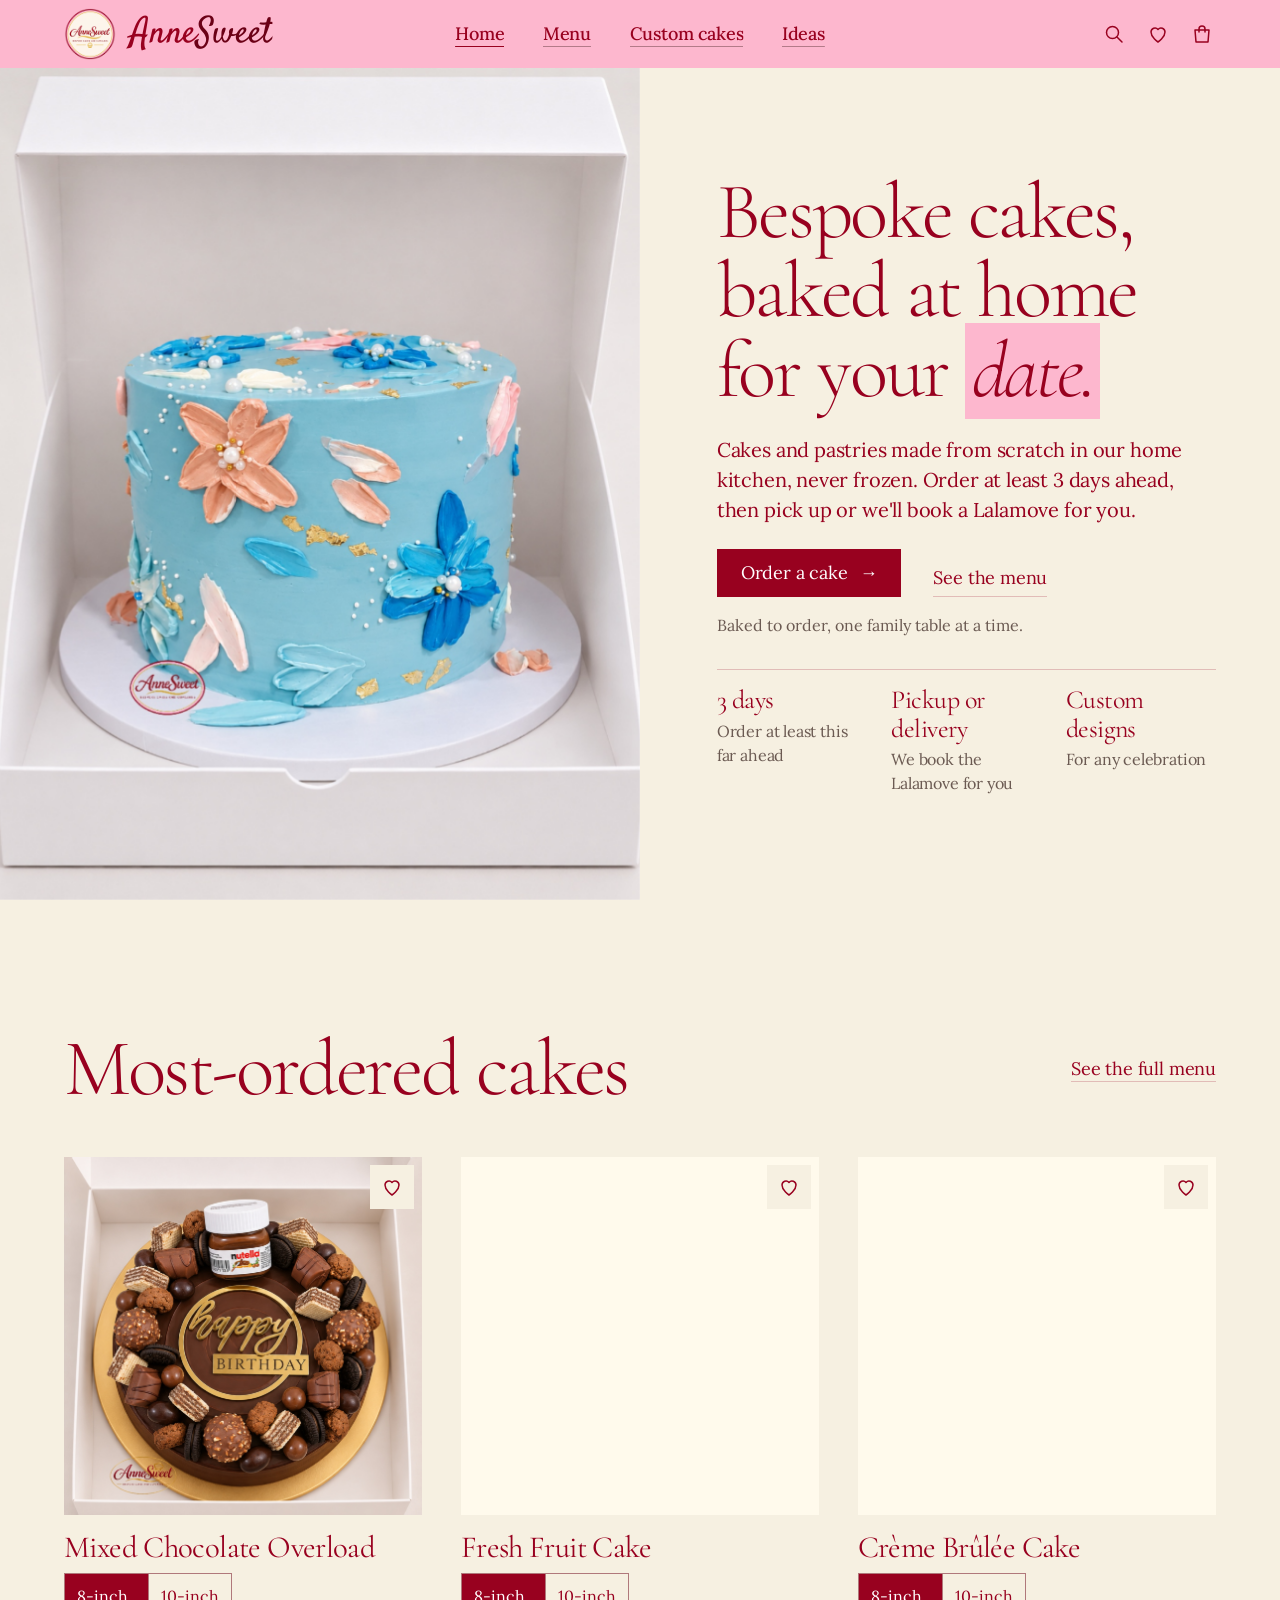
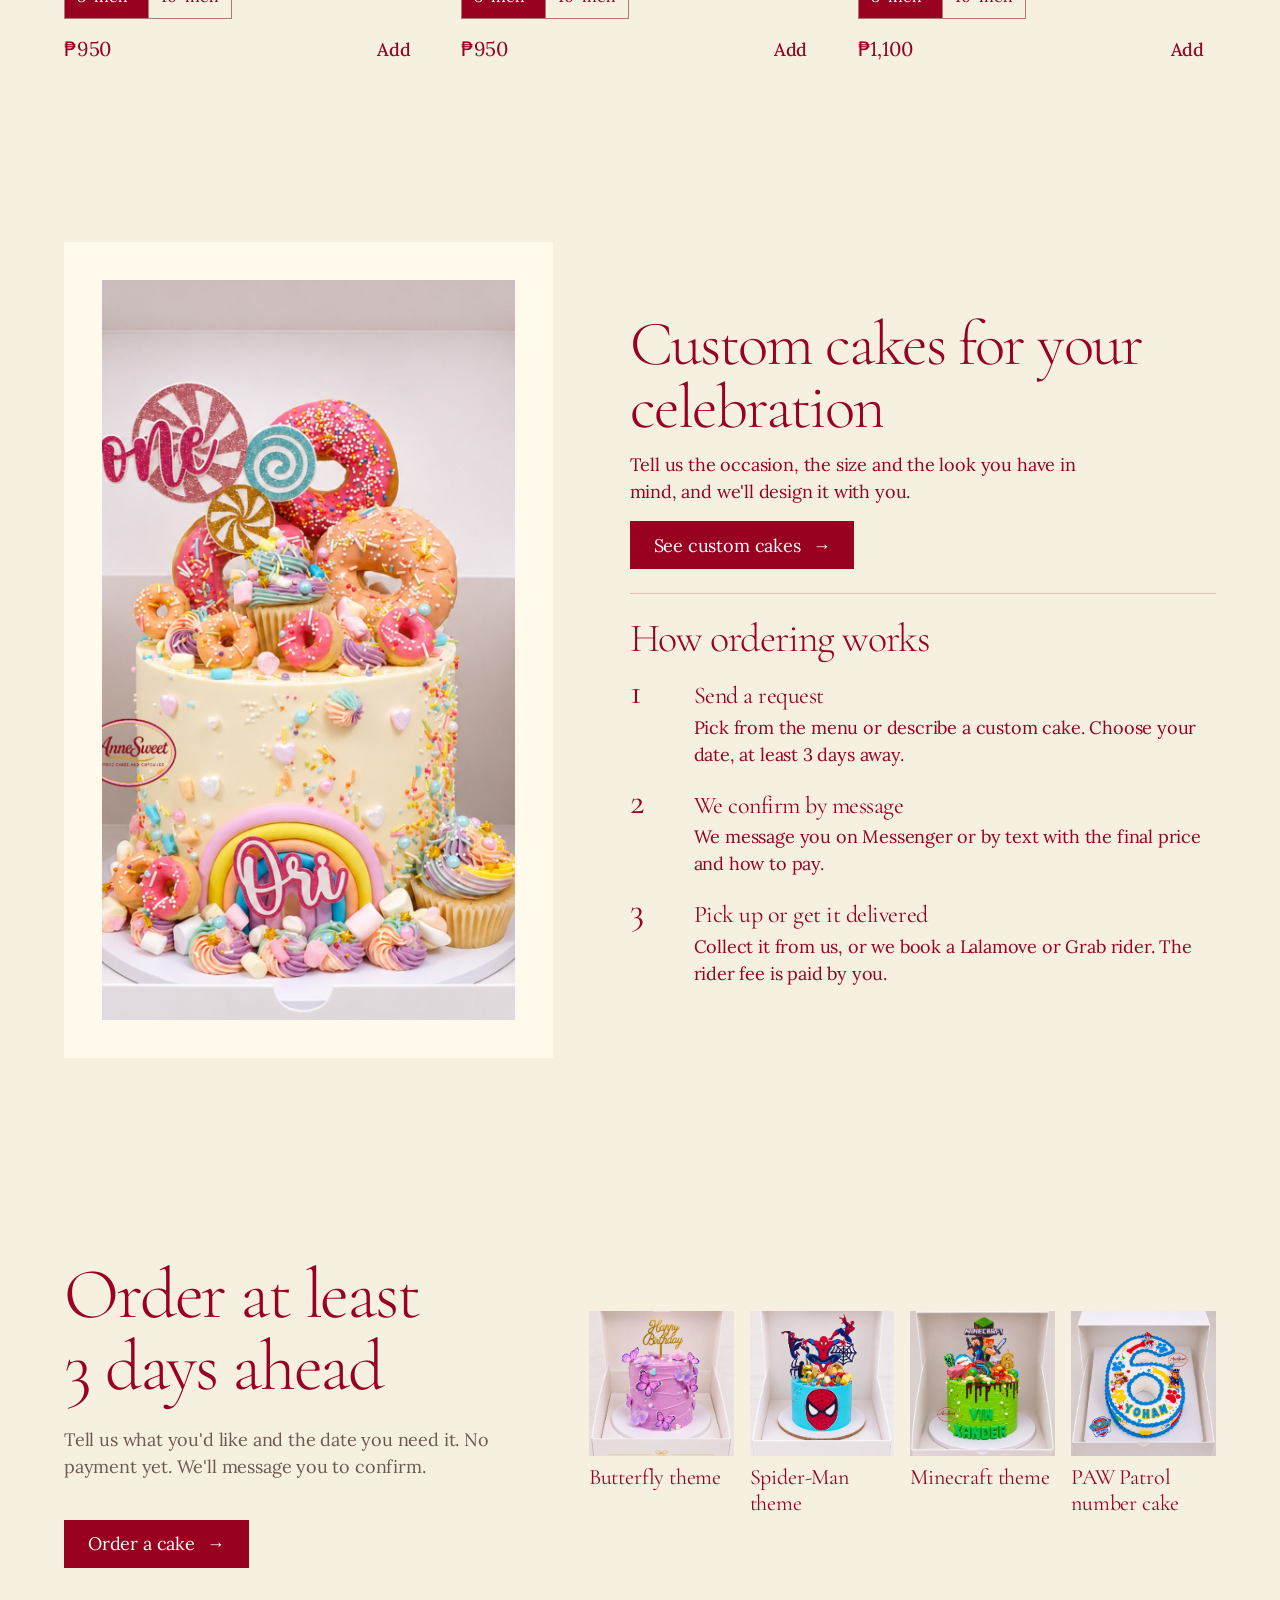
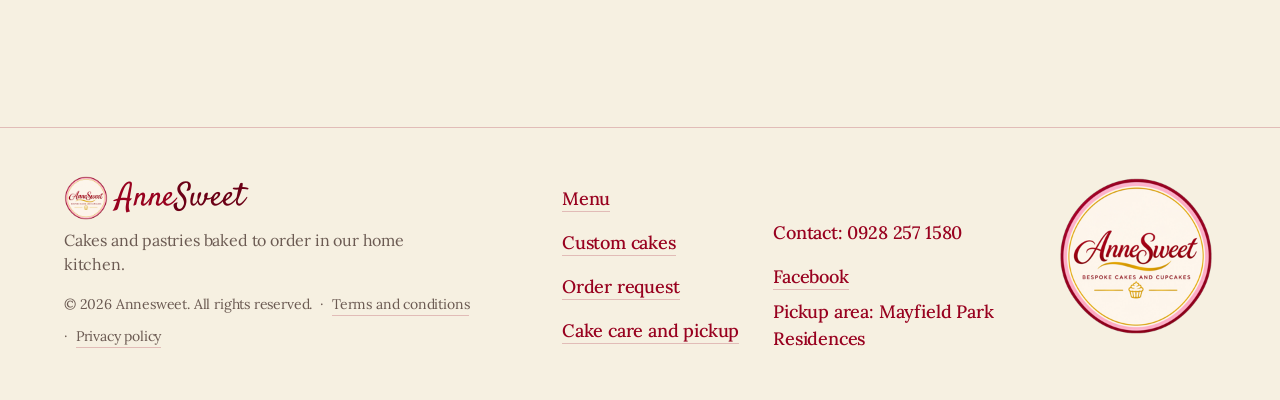
<file: index.html>
<!doctype html>
<html lang="en">
<head>
<meta charset="utf-8">
<meta name="viewport" content="width=device-width, initial-scale=1">
<title>Annesweet: bespoke cakes baked at home</title>
<meta name="description" content="Cakes and pastries made from scratch in our home kitchen, never frozen. Order at least 3 days ahead.">
<meta name="theme-color" content="#F6F0E1" media="(prefers-color-scheme: light)">
<meta name="theme-color" content="#1B120E" media="(prefers-color-scheme: dark)">
<link rel="preconnect" href="https://fonts.googleapis.com">
<link rel="preconnect" href="https://fonts.gstatic.com" crossorigin>
<link rel="stylesheet" href="https://fonts.googleapis.com/css2?family=Cormorant+Garamond:ital,wght@0,300;0,400;0,500;1,300;1,400&family=Lora:ital,wght@0,400;0,500;1,400&family=Satisfy&display=swap">
<link rel="icon" type="image/png" href="photos/favicon.png">
<link rel="apple-touch-icon" href="photos/apple-touch-icon.png">
<link rel="stylesheet" href="style.css">
<script>if(!matchMedia("(prefers-reduced-motion: reduce)").matches){document.documentElement.classList.add("js-anim");setTimeout(function(){if(!window.__motion)document.documentElement.classList.remove("js-anim")},4000)}</script>
<script src="menu.js" defer></script>
<script src="script.js" defer></script>
</head>
<body class="page-home">
<header class="topbar">
  <div class="wrap">
    <a href="index.html" class="topbar-mark"><img class="logo-mark" src="photos/logo.png" alt="" width="40" height="40"><span><span class="wm-anne">Anne</span><span class="wm-sweet">Sweet</span></span></a>
    <nav aria-label="Main">
      <a href="index.html" aria-current="page"><span class="nav-label">Home</span></a>
      <a href="menu.html"><span class="nav-label">Menu</span></a>
      <a href="custom.html"><span class="nav-label">Custom cakes</span></a>
      <a href="ideas.html"><span class="nav-label">Ideas</span></a>
    </nav>
    <div class="topbar-icons">
      <button type="button" class="icon-btn" id="search-toggle" aria-label="Search the menu" aria-expanded="false" aria-controls="search-panel">
        <svg viewBox="0 0 24 24" width="24" height="24" aria-hidden="true" focusable="false"><circle cx="10.5" cy="10.5" r="6" fill="none" stroke="currentColor" stroke-width="1.5"/><path d="M15 15l5 5" stroke="currentColor" stroke-width="1.5" stroke-linecap="round"/></svg>
      </button>
      <button type="button" class="icon-btn" id="wish-toggle" aria-label="Saved cakes, 0" aria-expanded="false" aria-controls="wish-panel">
        <svg viewBox="0 0 24 24" width="24" height="24" aria-hidden="true" focusable="false"><path d="M12 20s-7-4.4-7-10a4 4 0 0 1 7-2.6A4 4 0 0 1 19 10c0 5.6-7 10-7 10z" fill="none" stroke="currentColor" stroke-width="1.5" stroke-linejoin="round"/></svg>
        <span class="nav-count" id="wish-count" hidden></span>
      </button>
      <a href="order.html" class="icon-btn" id="cart-link" aria-label="Your order, 0 items">
        <svg viewBox="0 0 24 24" width="24" height="24" aria-hidden="true" focusable="false"><path d="M5 8h14l-1 12H6L5 8z" fill="none" stroke="currentColor" stroke-width="1.5" stroke-linejoin="round"/><path d="M9 10V7a3 3 0 0 1 6 0v3" fill="none" stroke="currentColor" stroke-width="1.5" stroke-linecap="round"/></svg>
        <span class="nav-count" id="nav-count" hidden></span>
      </a>
    </div>
  </div>
  <div class="topbar-panel" id="search-panel" role="search" hidden>
    <label for="site-search">Search the menu</label>
    <input type="search" id="site-search" autocomplete="off" placeholder="Ube, chocolate, cupcakes">
    <p class="visually-hidden" id="search-status" aria-live="polite"></p>
    <ul class="mini-list" id="search-results"></ul>
  </div>
  <div class="topbar-panel" id="wish-panel" hidden tabindex="-1" aria-labelledby="h-wish" role="region">
    <h2 id="h-wish">Saved cakes</h2>
    <ul class="mini-list" id="wish-list"></ul>
  </div>
</header>
<main>
  <section class="hero">
    <div class="hero-plate"><img class="hero-photo reveal" src="photos/real/blue-floral-cake.jpg" alt="A teal cake hand-painted with coral and blue buttercream flowers and gold leaf" width="1800" height="1800" fetchpriority="high"></div>
    <div class="hero-text">
      <h1>Bespoke cakes, baked at home for your <mark><em>date.</em></mark></h1>
      <p class="lead">Cakes and pastries made from scratch in our home kitchen, never frozen. Order at least 3 days ahead, then pick up or we'll book a Lalamove for you.</p>
      <div class="actions">
        <a href="order.html" class="btn">Order a cake <span aria-hidden="true">&rarr;</span></a>
        <a href="menu.html" class="text-link">See the menu</a>
      </div>
      <p class="trust">Baked to order, one family table at a time.</p>
      <ul class="hero-facts">
        <li><strong>3 days</strong><span>Order at least this far ahead</span></li>
        <li><strong>Pickup or delivery</strong><span>We book the Lalamove for you</span></li>
        <li><strong>Custom designs</strong><span>For any celebration</span></li>
      </ul>
    </div>
  </section>
  <section class="section slide" aria-labelledby="h-best">
    <div class="wrap">
      <div class="section-head">
        <h2 id="h-best">Most-ordered cakes</h2>
        <a href="menu.html" class="text-link">See the full menu</a>
      </div>
      <div id="bestsellers" class="best"></div>
    </div>
  </section>
  <section class="section slide duo" aria-labelledby="h-custom">
    <div class="wrap duo-grid">
      <div class="plate duo-photo reveal"><img src="photos/real/donut-one-cake.jpg" alt="A cream cake crowned with pink and orange sprinkled donuts, a cupcake and candy, piped with the name Ori" width="1800" height="1800"></div>
      <div class="duo-text">
        <div class="duo-custom">
          <h2 id="h-custom">Custom cakes for your celebration</h2>
          <p>Tell us the occasion, the size and the look you have in mind, and we'll design it with you.</p>
          <a href="custom.html" class="btn">See custom cakes <span aria-hidden="true">&rarr;</span></a>
        </div>
        <div class="duo-how">
          <h2 id="h-how">How ordering works</h2>
          <ol class="steps">
            <li><div><h3>Send a request</h3><p>Pick from the menu or describe a custom cake. Choose your date, at least 3 days away.</p></div></li>
            <li><div><h3>We confirm by message</h3><p>We message you on Messenger or by text with the final price and how to pay.</p></div></li>
            <li><div><h3>Pick up or get it delivered</h3><p>Collect it from us, or we book a Lalamove or Grab rider. The rider fee is paid by you.</p></div></li>
          </ol>
        </div>
      </div>
    </div>
  </section>
  <section class="section closing" aria-labelledby="h-closing">
    <div class="wrap closing-grid">
      <div class="closing-text">
        <h2 id="h-closing">Order at least<br> 3 days ahead</h2>
        <p>Tell us what you'd like and the date you need it. No payment yet. We'll message you to confirm.</p>
        <a href="order.html" class="btn">Order a cake <span aria-hidden="true">&rarr;</span></a>
      </div>
      <ul class="closing-photos" aria-label="Custom cakes we've made">
        <li><a href="custom.html"><img src="photos/real/purple-butterfly-cake.jpg" alt="" width="1441" height="1801" loading="lazy"><span>Butterfly theme</span></a></li>
        <li><a href="custom.html"><img src="photos/real/spiderman-cake.jpg" alt="" width="1441" height="1801" loading="lazy"><span>Spider-Man theme</span></a></li>
        <li><a href="custom.html"><img src="photos/real/minecraft-cake.jpg" alt="" width="1441" height="1801" loading="lazy"><span>Minecraft theme</span></a></li>
        <li><a href="custom.html"><img src="photos/real/pawpatrol-cake.jpg" alt="" width="1700" height="1800" loading="lazy"><span>PAW Patrol number cake</span></a></li>
      </ul>
    </div>
  </section>
</main>
<a href="order.html" class="order-bar" id="order-bar" hidden></a>
<p id="add-status" class="visually-hidden" aria-live="polite"></p>
<footer class="site-footer">
  <div class="wrap footer-row">
    <div class="footer-brand">
      <a href="index.html" class="footer-mark"><img class="logo-mark" src="photos/logo.png" alt="" width="40" height="40"><span><span class="wm-anne">Anne</span><span class="wm-sweet">Sweet</span></span></a>
      <p>Cakes and pastries baked to order in our home kitchen.</p>
      <div class="legal footer-legal"><p>© 2026 Annesweet. All rights reserved.</p><p><a href="terms.html">Terms and conditions</a></p><p><a href="privacy.html">Privacy policy</a></p></div>
    </div>
    <nav aria-label="Footer">
      <a href="menu.html">Menu</a>
      <a href="custom.html">Custom cakes</a>
      <a href="order.html">Order request</a>
      <a href="care.html">Cake care and pickup</a>
    </nav>
    <div class="footer-contact">
      <p>Contact: 0928 257 1580</p>
      <p><a href="https://www.facebook.com/annesweetph" target="_blank" rel="noopener">Facebook</a></p>
      <p>Pickup area: Mayfield Park Residences</p>
    </div>
    <img class="footer-logo" src="photos/logo.png" alt="" width="96" height="96">
  </div>
</footer>
</body>
</html>
</file>
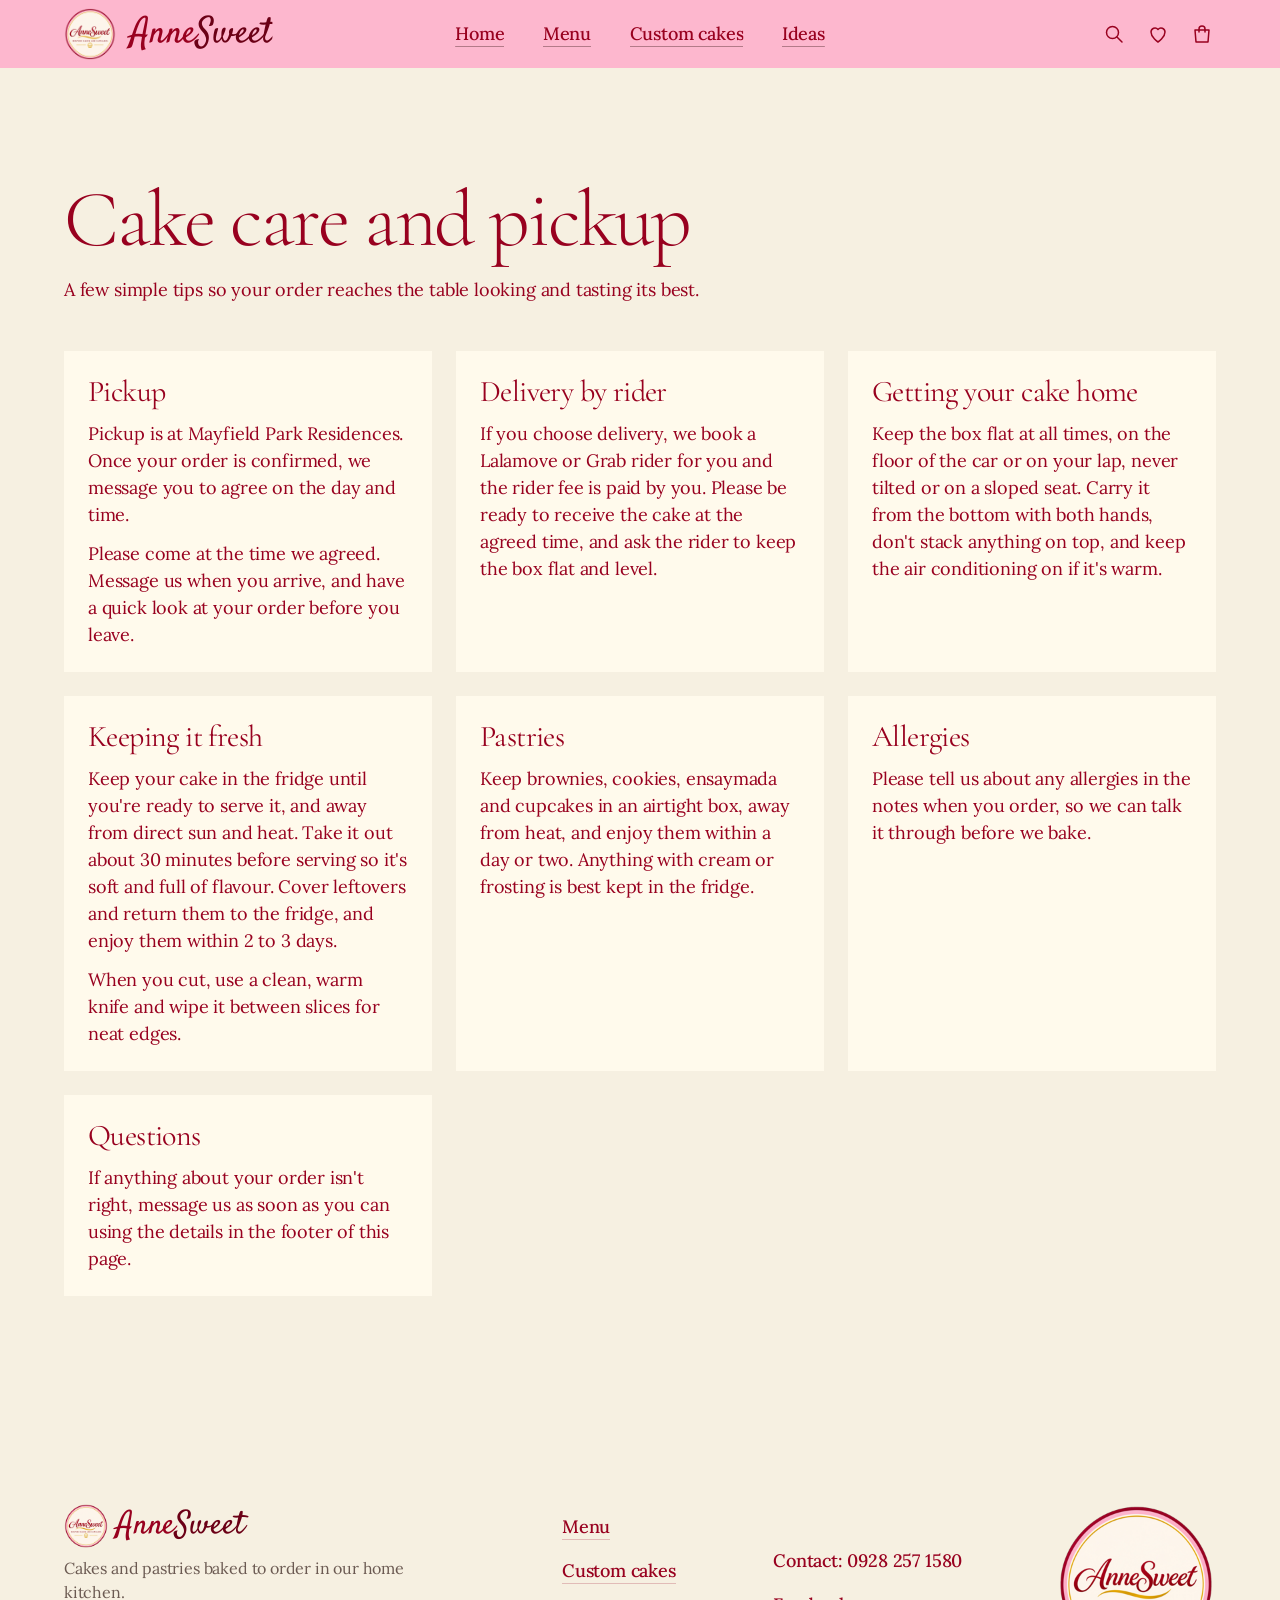
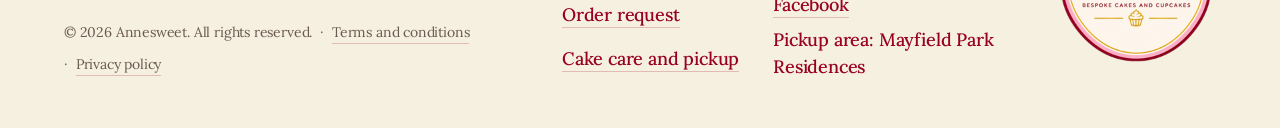
<file: care.html>
<!doctype html>
<html lang="en">
<head>
<meta charset="utf-8">
<meta name="viewport" content="width=device-width, initial-scale=1">
<title>Cake care and pickup · Annesweet</title>
<meta name="description" content="How to pick up your Annesweet order, get your cake home safely and keep it fresh.">
<meta name="theme-color" content="#F6F0E1" media="(prefers-color-scheme: light)">
<meta name="theme-color" content="#1B120E" media="(prefers-color-scheme: dark)">
<link rel="preconnect" href="https://fonts.googleapis.com">
<link rel="preconnect" href="https://fonts.gstatic.com" crossorigin>
<link rel="stylesheet" href="https://fonts.googleapis.com/css2?family=Cormorant+Garamond:ital,wght@0,300;0,400;0,500;1,300;1,400&family=Lora:ital,wght@0,400;0,500;1,400&family=Satisfy&display=swap">
<link rel="icon" type="image/png" href="photos/favicon.png">
<link rel="apple-touch-icon" href="photos/apple-touch-icon.png">
<link rel="stylesheet" href="style.css">
<script src="menu.js" defer></script>
<script src="script.js" defer></script>
</head>
<body>
<header class="topbar">
  <div class="wrap">
    <a href="index.html" class="topbar-mark"><img class="logo-mark" src="photos/logo.png" alt="" width="40" height="40"><span><span class="wm-anne">Anne</span><span class="wm-sweet">Sweet</span></span></a>
    <nav aria-label="Main">
      <a href="index.html"><span class="nav-label">Home</span></a>
      <a href="menu.html"><span class="nav-label">Menu</span></a>
      <a href="custom.html"><span class="nav-label">Custom cakes</span></a>
      <a href="ideas.html"><span class="nav-label">Ideas</span></a>
    </nav>
    <div class="topbar-icons">
      <button type="button" class="icon-btn" id="search-toggle" aria-label="Search the menu" aria-expanded="false" aria-controls="search-panel">
        <svg viewBox="0 0 24 24" width="24" height="24" aria-hidden="true" focusable="false"><circle cx="10.5" cy="10.5" r="6" fill="none" stroke="currentColor" stroke-width="1.5"/><path d="M15 15l5 5" stroke="currentColor" stroke-width="1.5" stroke-linecap="round"/></svg>
      </button>
      <button type="button" class="icon-btn" id="wish-toggle" aria-label="Saved cakes, 0" aria-expanded="false" aria-controls="wish-panel">
        <svg viewBox="0 0 24 24" width="24" height="24" aria-hidden="true" focusable="false"><path d="M12 20s-7-4.4-7-10a4 4 0 0 1 7-2.6A4 4 0 0 1 19 10c0 5.6-7 10-7 10z" fill="none" stroke="currentColor" stroke-width="1.5" stroke-linejoin="round"/></svg>
        <span class="nav-count" id="wish-count" hidden></span>
      </button>
      <a href="order.html" class="icon-btn" id="cart-link" aria-label="Your order, 0 items">
        <svg viewBox="0 0 24 24" width="24" height="24" aria-hidden="true" focusable="false"><path d="M5 8h14l-1 12H6L5 8z" fill="none" stroke="currentColor" stroke-width="1.5" stroke-linejoin="round"/><path d="M9 10V7a3 3 0 0 1 6 0v3" fill="none" stroke="currentColor" stroke-width="1.5" stroke-linecap="round"/></svg>
        <span class="nav-count" id="nav-count" hidden></span>
      </a>
    </div>
  </div>
  <div class="topbar-panel" id="search-panel" role="search" hidden>
    <label for="site-search">Search the menu</label>
    <input type="search" id="site-search" autocomplete="off" placeholder="Ube, chocolate, cupcakes">
    <p class="visually-hidden" id="search-status" aria-live="polite"></p>
    <ul class="mini-list" id="search-results"></ul>
  </div>
  <div class="topbar-panel" id="wish-panel" hidden tabindex="-1" aria-labelledby="h-wish" role="region">
    <h2 id="h-wish">Saved cakes</h2>
    <ul class="mini-list" id="wish-list"></ul>
  </div>
</header>
<main class="wrap">
  <article class="prose">
  <header class="prose-head">
      <h1>Cake care and pickup</h1>
      <p>A few simple tips so your order reaches the table looking and tasting its best.</p>
  
      
  </header>
  <div class="prose-grid">
    <section>
      <h2>Pickup</h2>
          <p>Pickup is at Mayfield Park Residences. Once your order is confirmed, we message you to agree on the day and time.</p>
          <!-- OWNER: confirm the pickup days and hours, and exactly where customers meet you (lobby, gate, unit) -->
          <p>Please come at the time we agreed. Message us when you arrive, and have a quick look at your order before you leave.</p>
          <!-- OWNER: confirm this arrival process, and what to do if someone else collects for the customer -->
      
          
    </section>
    <section>
      <h2>Delivery by rider</h2>
          <p>If you choose delivery, we book a Lalamove or Grab rider for you and the rider fee is paid by you. Please be ready to receive the cake at the agreed time, and ask the rider to keep the box flat and level.</p>
      
          
    </section>
    <section>
      <h2>Getting your cake home</h2>
          <p>Keep the box flat at all times, on the floor of the car or on your lap, never tilted or on a sloped seat. Carry it from the bottom with both hands, don't stack anything on top, and keep the air conditioning on if it's warm.</p>
      
          
    </section>
    <section>
      <h2>Keeping it fresh</h2>
          <!-- OWNER: confirm the storage and serving advice for your recipes (fridge time, how long before serving, how many days) -->
          <p>Keep your cake in the fridge until you're ready to serve it, and away from direct sun and heat. Take it out about 30 minutes before serving so it's soft and full of flavour. Cover leftovers and return them to the fridge, and enjoy them within 2 to 3 days.</p>
          <p>When you cut, use a clean, warm knife and wipe it between slices for neat edges.</p>
      
          
    </section>
    <section>
      <h2>Pastries</h2>
          <p>Keep brownies, cookies, ensaymada and cupcakes in an airtight box, away from heat, and enjoy them within a day or two. Anything with cream or frosting is best kept in the fridge.</p>
      
          
    </section>
    <section>
      <h2>Allergies</h2>
          <p>Please tell us about any allergies in the notes when you order, so we can talk it through before we bake.</p>
      
          
    </section>
    <section>
      <h2>Questions</h2>
          <p>If anything about your order isn't right, message us as soon as you can using the details in the footer of this page.</p>
        
    </section>
  </div>
  </article>
</main>
<footer class="site-footer">
  <div class="wrap footer-row">
    <div class="footer-brand">
      <a href="index.html" class="footer-mark"><img class="logo-mark" src="photos/logo.png" alt="" width="40" height="40"><span><span class="wm-anne">Anne</span><span class="wm-sweet">Sweet</span></span></a>
      <p>Cakes and pastries baked to order in our home kitchen.</p>
      <div class="legal footer-legal"><p>© 2026 Annesweet. All rights reserved.</p><p><a href="terms.html">Terms and conditions</a></p><p><a href="privacy.html">Privacy policy</a></p></div>
    </div>
    <nav aria-label="Footer">
      <a href="menu.html">Menu</a>
      <a href="custom.html">Custom cakes</a>
      <a href="order.html">Order request</a>
      <a href="care.html">Cake care and pickup</a>
    </nav>
    <div class="footer-contact">
      <p>Contact: 0928 257 1580</p>
      <p><a href="https://www.facebook.com/annesweetph" target="_blank" rel="noopener">Facebook</a></p>
      <p>Pickup area: Mayfield Park Residences</p>
    </div>
    <img class="footer-logo" src="photos/logo.png" alt="" width="96" height="96">
  </div>
</footer>
</body>
</html>
</file>
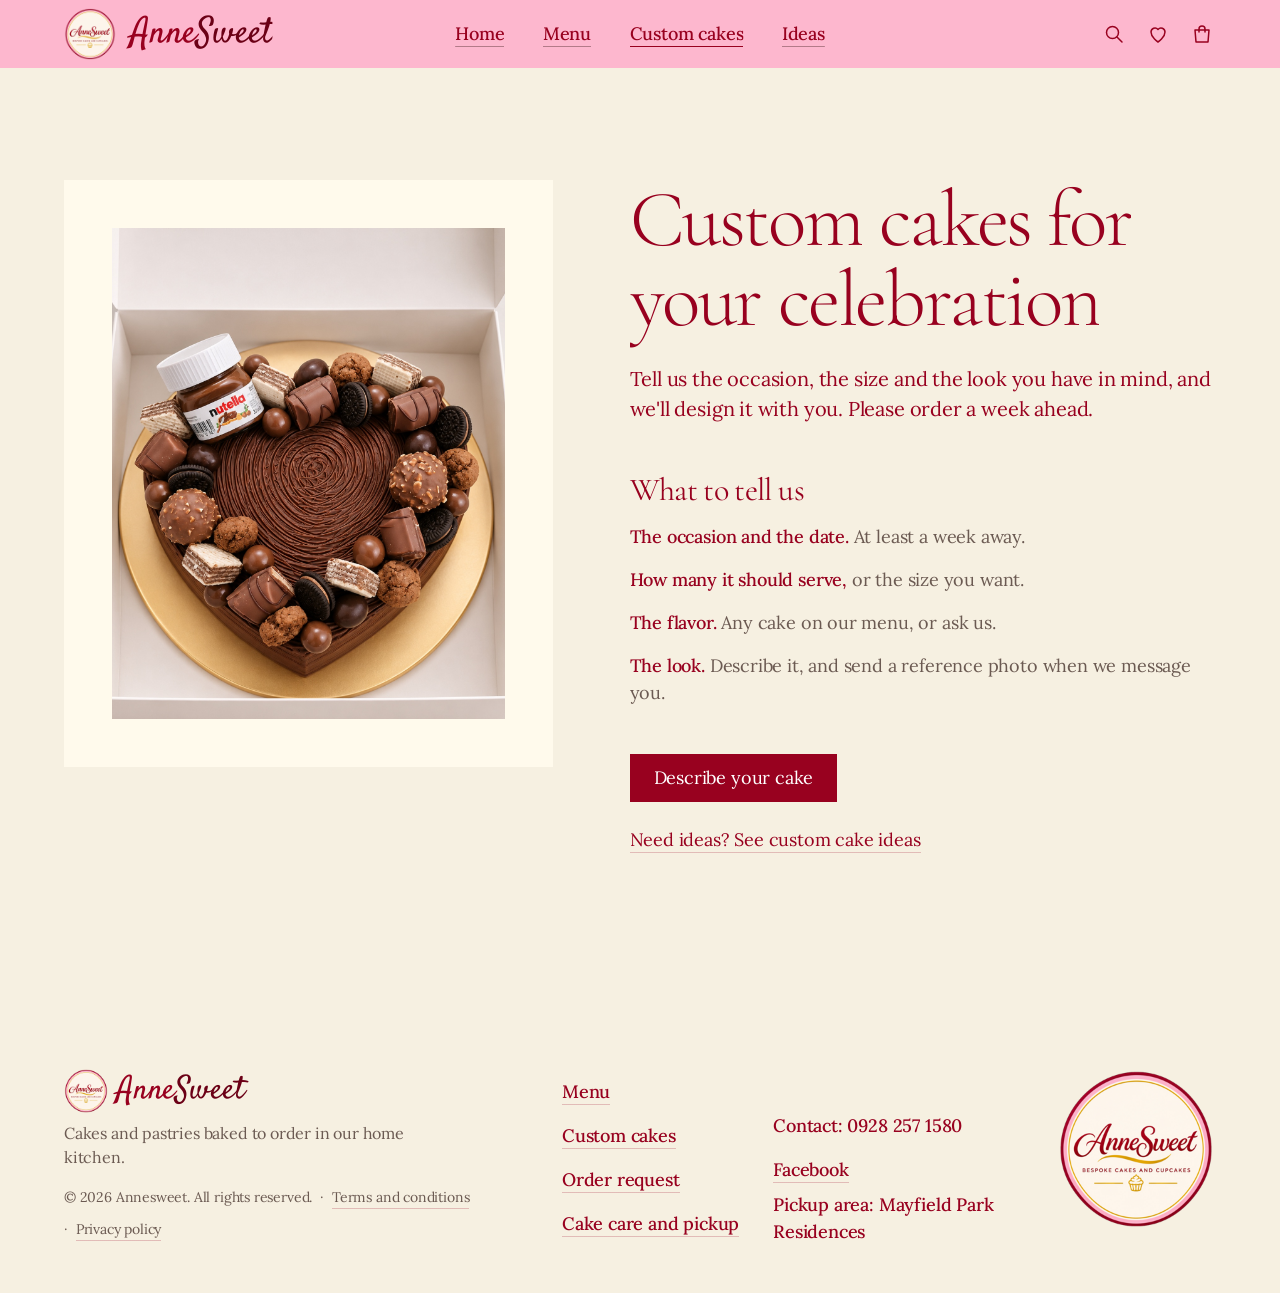
<file: custom.html>
<!doctype html>
<html lang="en">
<head>
<meta charset="utf-8">
<meta name="viewport" content="width=device-width, initial-scale=1">
<title>Custom cakes · Annesweet</title>
<meta name="description" content="Custom cakes for birthdays, christenings and family celebrations. Please order a week ahead.">
<meta name="theme-color" content="#F6F0E1" media="(prefers-color-scheme: light)">
<meta name="theme-color" content="#1B120E" media="(prefers-color-scheme: dark)">
<link rel="preconnect" href="https://fonts.googleapis.com">
<link rel="preconnect" href="https://fonts.gstatic.com" crossorigin>
<link rel="stylesheet" href="https://fonts.googleapis.com/css2?family=Cormorant+Garamond:ital,wght@0,300;0,400;0,500;1,300;1,400&family=Lora:ital,wght@0,400;0,500;1,400&family=Satisfy&display=swap">
<link rel="icon" type="image/png" href="photos/favicon.png">
<link rel="apple-touch-icon" href="photos/apple-touch-icon.png">
<link rel="stylesheet" href="style.css">
<script>if(!matchMedia("(prefers-reduced-motion: reduce)").matches){document.documentElement.classList.add("js-anim");setTimeout(function(){if(!window.__motion)document.documentElement.classList.remove("js-anim")},4000)}</script>
<script src="menu.js" defer></script>
<script src="script.js" defer></script>
</head>
<body>
<header class="topbar">
  <div class="wrap">
    <a href="index.html" class="topbar-mark"><img class="logo-mark" src="photos/logo.png" alt="" width="40" height="40"><span><span class="wm-anne">Anne</span><span class="wm-sweet">Sweet</span></span></a>
    <nav aria-label="Main">
      <a href="index.html"><span class="nav-label">Home</span></a>
      <a href="menu.html"><span class="nav-label">Menu</span></a>
      <a href="custom.html" aria-current="page"><span class="nav-label">Custom cakes</span></a>
      <a href="ideas.html"><span class="nav-label">Ideas</span></a>
    </nav>
    <div class="topbar-icons">
      <button type="button" class="icon-btn" id="search-toggle" aria-label="Search the menu" aria-expanded="false" aria-controls="search-panel">
        <svg viewBox="0 0 24 24" width="24" height="24" aria-hidden="true" focusable="false"><circle cx="10.5" cy="10.5" r="6" fill="none" stroke="currentColor" stroke-width="1.5"/><path d="M15 15l5 5" stroke="currentColor" stroke-width="1.5" stroke-linecap="round"/></svg>
      </button>
      <button type="button" class="icon-btn" id="wish-toggle" aria-label="Saved cakes, 0" aria-expanded="false" aria-controls="wish-panel">
        <svg viewBox="0 0 24 24" width="24" height="24" aria-hidden="true" focusable="false"><path d="M12 20s-7-4.4-7-10a4 4 0 0 1 7-2.6A4 4 0 0 1 19 10c0 5.6-7 10-7 10z" fill="none" stroke="currentColor" stroke-width="1.5" stroke-linejoin="round"/></svg>
        <span class="nav-count" id="wish-count" hidden></span>
      </button>
      <a href="order.html" class="icon-btn" id="cart-link" aria-label="Your order, 0 items">
        <svg viewBox="0 0 24 24" width="24" height="24" aria-hidden="true" focusable="false"><path d="M5 8h14l-1 12H6L5 8z" fill="none" stroke="currentColor" stroke-width="1.5" stroke-linejoin="round"/><path d="M9 10V7a3 3 0 0 1 6 0v3" fill="none" stroke="currentColor" stroke-width="1.5" stroke-linecap="round"/></svg>
        <span class="nav-count" id="nav-count" hidden></span>
      </a>
    </div>
  </div>
  <div class="topbar-panel" id="search-panel" role="search" hidden>
    <label for="site-search">Search the menu</label>
    <input type="search" id="site-search" autocomplete="off" placeholder="Ube, chocolate, cupcakes">
    <p class="visually-hidden" id="search-status" aria-live="polite"></p>
    <ul class="mini-list" id="search-results"></ul>
  </div>
  <div class="topbar-panel" id="wish-panel" hidden tabindex="-1" aria-labelledby="h-wish" role="region">
    <h2 id="h-wish">Saved cakes</h2>
    <ul class="mini-list" id="wish-list"></ul>
  </div>
</header>
<main>
  <section class="custom-page">
    <div class="wrap">
      <div class="custom-photo"><img src="photos/real/flower-cake.jpg" alt="A heart-shaped AnneSweet chocolate cake ringed with Ferrero Rocher, Oreo and a mini Nutella jar" width="1441" height="1801" fetchpriority="high"></div>
      <div class="custom-text">
        <h1>Custom cakes for your celebration</h1>
        <p class="lead">Tell us the occasion, the size and the look you have in mind, and we'll design it with you. Please order a week ahead.</p>
        <h2>What to tell us</h2>
        <ul class="points">
          <li><strong>The occasion and the date.</strong> At least a week away.</li>
          <li><strong>How many it should serve,</strong> or the size you want.</li>
          <li><strong>The flavor.</strong> Any cake on our menu, or ask us.</li>
          <li><strong>The look.</strong> Describe it, and send a reference photo when we message you.</li>
        </ul>
        <a href="order.html#custom-cake" class="btn">Describe your cake</a>
        <p class="ideas-link"><a href="ideas.html" class="text-link">Need ideas? See custom cake ideas</a></p>
      </div>
    </div>
  </section>
</main>
<a href="order.html" class="order-bar" id="order-bar" hidden></a>
<p id="add-status" class="visually-hidden" aria-live="polite"></p>
<footer class="site-footer">
  <div class="wrap footer-row">
    <div class="footer-brand">
      <a href="index.html" class="footer-mark"><img class="logo-mark" src="photos/logo.png" alt="" width="40" height="40"><span><span class="wm-anne">Anne</span><span class="wm-sweet">Sweet</span></span></a>
      <p>Cakes and pastries baked to order in our home kitchen.</p>
      <div class="legal footer-legal"><p>© 2026 Annesweet. All rights reserved.</p><p><a href="terms.html">Terms and conditions</a></p><p><a href="privacy.html">Privacy policy</a></p></div>
    </div>
    <nav aria-label="Footer">
      <a href="menu.html">Menu</a>
      <a href="custom.html">Custom cakes</a>
      <a href="order.html">Order request</a>
      <a href="care.html">Cake care and pickup</a>
    </nav>
    <div class="footer-contact">
      <p>Contact: 0928 257 1580</p>
      <p><a href="https://www.facebook.com/annesweetph" target="_blank" rel="noopener">Facebook</a></p>
      <p>Pickup area: Mayfield Park Residences</p>
    </div>
    <img class="footer-logo" src="photos/logo.png" alt="" width="96" height="96">
  </div>
</footer>
</body>
</html>
</file>
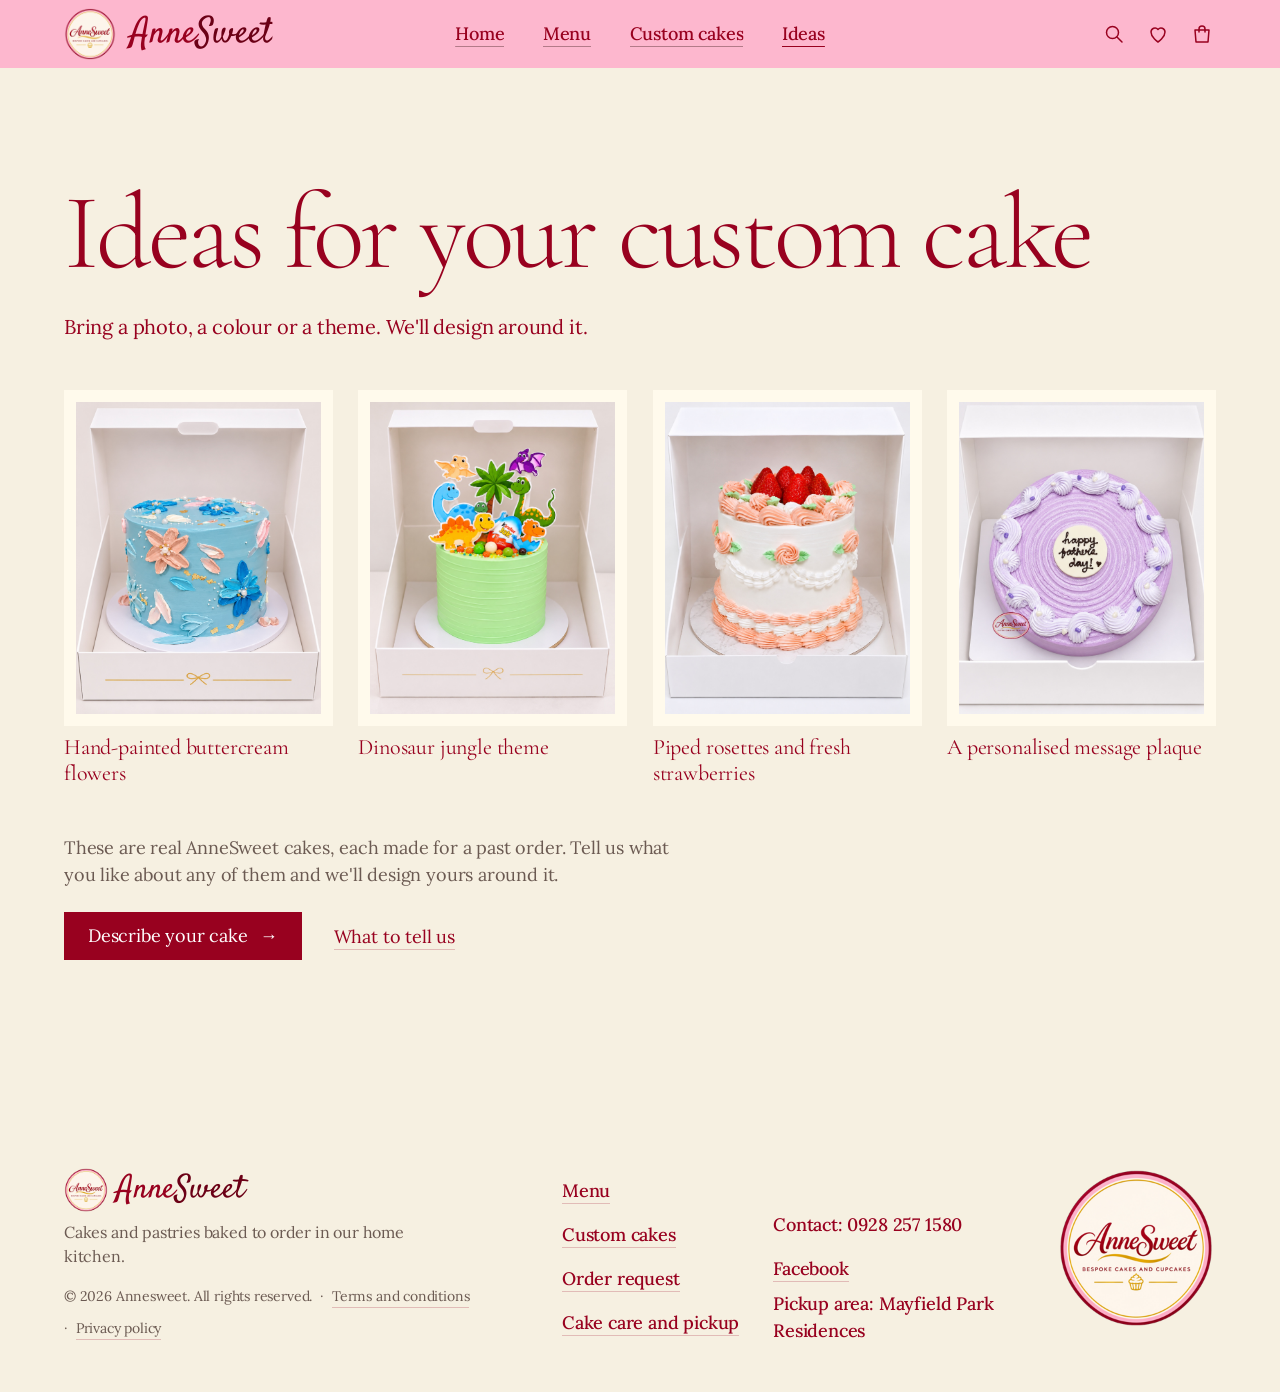
<file: ideas.html>
<!doctype html>
<html lang="en">
<head>
<meta charset="utf-8">
<meta name="viewport" content="width=device-width, initial-scale=1">
<title>Ideas for your custom cake · Annesweet</title>
<meta name="description" content="Ideas for a custom Annesweet cake: drip cakes, milestone birthdays and more. Bring a photo, a colour or a theme.">
<meta name="theme-color" content="#F6F0E1" media="(prefers-color-scheme: light)">
<meta name="theme-color" content="#1B120E" media="(prefers-color-scheme: dark)">
<link rel="preconnect" href="https://fonts.googleapis.com">
<link rel="preconnect" href="https://fonts.gstatic.com" crossorigin>
<link rel="stylesheet" href="https://fonts.googleapis.com/css2?family=Cormorant+Garamond:ital,wght@0,300;0,400;0,500;1,300;1,400&family=Lora:ital,wght@0,400;0,500;1,400&family=Satisfy&display=swap">
<link rel="icon" type="image/png" href="photos/favicon.png">
<link rel="apple-touch-icon" href="photos/apple-touch-icon.png">
<link rel="stylesheet" href="style.css">
<script>if(!matchMedia("(prefers-reduced-motion: reduce)").matches){document.documentElement.classList.add("js-anim");setTimeout(function(){if(!window.__motion)document.documentElement.classList.remove("js-anim")},4000)}</script>
<script src="menu.js" defer></script>
<script src="script.js" defer></script>
</head>
<body>
<header class="topbar">
  <div class="wrap">
    <a href="index.html" class="topbar-mark"><img class="logo-mark" src="photos/logo.png" alt="" width="40" height="40"><span><span class="wm-anne">Anne</span><span class="wm-sweet">Sweet</span></span></a>
    <nav aria-label="Main">
      <a href="index.html"><span class="nav-label">Home</span></a>
      <a href="menu.html"><span class="nav-label">Menu</span></a>
      <a href="custom.html"><span class="nav-label">Custom cakes</span></a>
      <a href="ideas.html" aria-current="page"><span class="nav-label">Ideas</span></a>
    </nav>
    <div class="topbar-icons">
      <button type="button" class="icon-btn" id="search-toggle" aria-label="Search the menu" aria-expanded="false" aria-controls="search-panel">
        <svg viewBox="0 0 24 24" width="24" height="24" aria-hidden="true" focusable="false"><circle cx="10.5" cy="10.5" r="6" fill="none" stroke="currentColor" stroke-width="1.5"/><path d="M15 15l5 5" stroke="currentColor" stroke-width="1.5" stroke-linecap="round"/></svg>
      </button>
      <button type="button" class="icon-btn" id="wish-toggle" aria-label="Saved cakes, 0" aria-expanded="false" aria-controls="wish-panel">
        <svg viewBox="0 0 24 24" width="24" height="24" aria-hidden="true" focusable="false"><path d="M12 20s-7-4.4-7-10a4 4 0 0 1 7-2.6A4 4 0 0 1 19 10c0 5.6-7 10-7 10z" fill="none" stroke="currentColor" stroke-width="1.5" stroke-linejoin="round"/></svg>
        <span class="nav-count" id="wish-count" hidden></span>
      </button>
      <a href="order.html" class="icon-btn" id="cart-link" aria-label="Your order, 0 items">
        <svg viewBox="0 0 24 24" width="24" height="24" aria-hidden="true" focusable="false"><path d="M5 8h14l-1 12H6L5 8z" fill="none" stroke="currentColor" stroke-width="1.5" stroke-linejoin="round"/><path d="M9 10V7a3 3 0 0 1 6 0v3" fill="none" stroke="currentColor" stroke-width="1.5" stroke-linecap="round"/></svg>
        <span class="nav-count" id="nav-count" hidden></span>
      </a>
    </div>
  </div>
  <div class="topbar-panel" id="search-panel" role="search" hidden>
    <label for="site-search">Search the menu</label>
    <input type="search" id="site-search" autocomplete="off" placeholder="Ube, chocolate, cupcakes">
    <p class="visually-hidden" id="search-status" aria-live="polite"></p>
    <ul class="mini-list" id="search-results"></ul>
  </div>
  <div class="topbar-panel" id="wish-panel" hidden tabindex="-1" aria-labelledby="h-wish" role="region">
    <h2 id="h-wish">Saved cakes</h2>
    <ul class="mini-list" id="wish-list"></ul>
  </div>
</header>
<main>
  <section class="page-head">
    <div class="wrap">
      <h1>Ideas for your custom cake</h1>
      <p class="lead">Bring a photo, a colour or a theme. We'll design around it.</p>
    </div>
  </section>
  <section class="ideas-page" aria-label="Custom cake ideas">
    <div class="wrap">
      <ul class="ideas-photos">
        <li><figure><img src="photos/real/painted-floral-cake.jpg" alt="A teal cake hand-painted with coral and blue buttercream flowers and gold leaf" width="1441" height="1801" loading="lazy"><figcaption>Hand-painted buttercream flowers</figcaption></figure></li>
        <li><figure><img src="photos/real/dinosaur-jungle-cake.jpg" alt="A green cake topped with cutout jungle dinosaurs and candy" width="1441" height="1801" loading="lazy"><figcaption>Dinosaur jungle theme</figcaption></figure></li>
        <li><figure><img src="photos/real/strawberry-shortcake.jpg" alt="A two-tier cake piped with peach rosettes and topped with fresh strawberries" width="1441" height="1801" loading="lazy"><figcaption>Piped rosettes and fresh strawberries</figcaption></figure></li>
        <li><figure><img src="photos/real/fathers-day-cake.jpg" alt="A lavender cake with a swirled buttercream border and a round message plaque" width="1800" height="1800" loading="lazy"><figcaption>A personalised message plaque</figcaption></figure></li>
      </ul>
      <p class="ideas-note">These are real AnneSweet cakes, each made for a past order. Tell us what you like about any of them and we'll design yours around it.</p>
      <div class="ideas-cta">
        <a href="order.html#custom-cake" class="btn">Describe your cake <span aria-hidden="true">&rarr;</span></a>
        <a href="custom.html" class="text-link">What to tell us</a>
      </div>
    </div>
  </section>
</main>
<footer class="site-footer">
  <div class="wrap footer-row">
    <div class="footer-brand">
      <a href="index.html" class="footer-mark"><img class="logo-mark" src="photos/logo.png" alt="" width="40" height="40"><span><span class="wm-anne">Anne</span><span class="wm-sweet">Sweet</span></span></a>
      <p>Cakes and pastries baked to order in our home kitchen.</p>
      <div class="legal footer-legal"><p>© 2026 Annesweet. All rights reserved.</p><p><a href="terms.html">Terms and conditions</a></p><p><a href="privacy.html">Privacy policy</a></p></div>
    </div>
    <nav aria-label="Footer">
      <a href="menu.html">Menu</a>
      <a href="custom.html">Custom cakes</a>
      <a href="order.html">Order request</a>
      <a href="care.html">Cake care and pickup</a>
    </nav>
    <div class="footer-contact">
      <p>Contact: 0928 257 1580</p>
      <p><a href="https://www.facebook.com/annesweetph" target="_blank" rel="noopener">Facebook</a></p>
      <p>Pickup area: Mayfield Park Residences</p>
    </div>
    <img class="footer-logo" src="photos/logo.png" alt="" width="96" height="96">
  </div>
</footer>
</body>
</html>
</file>
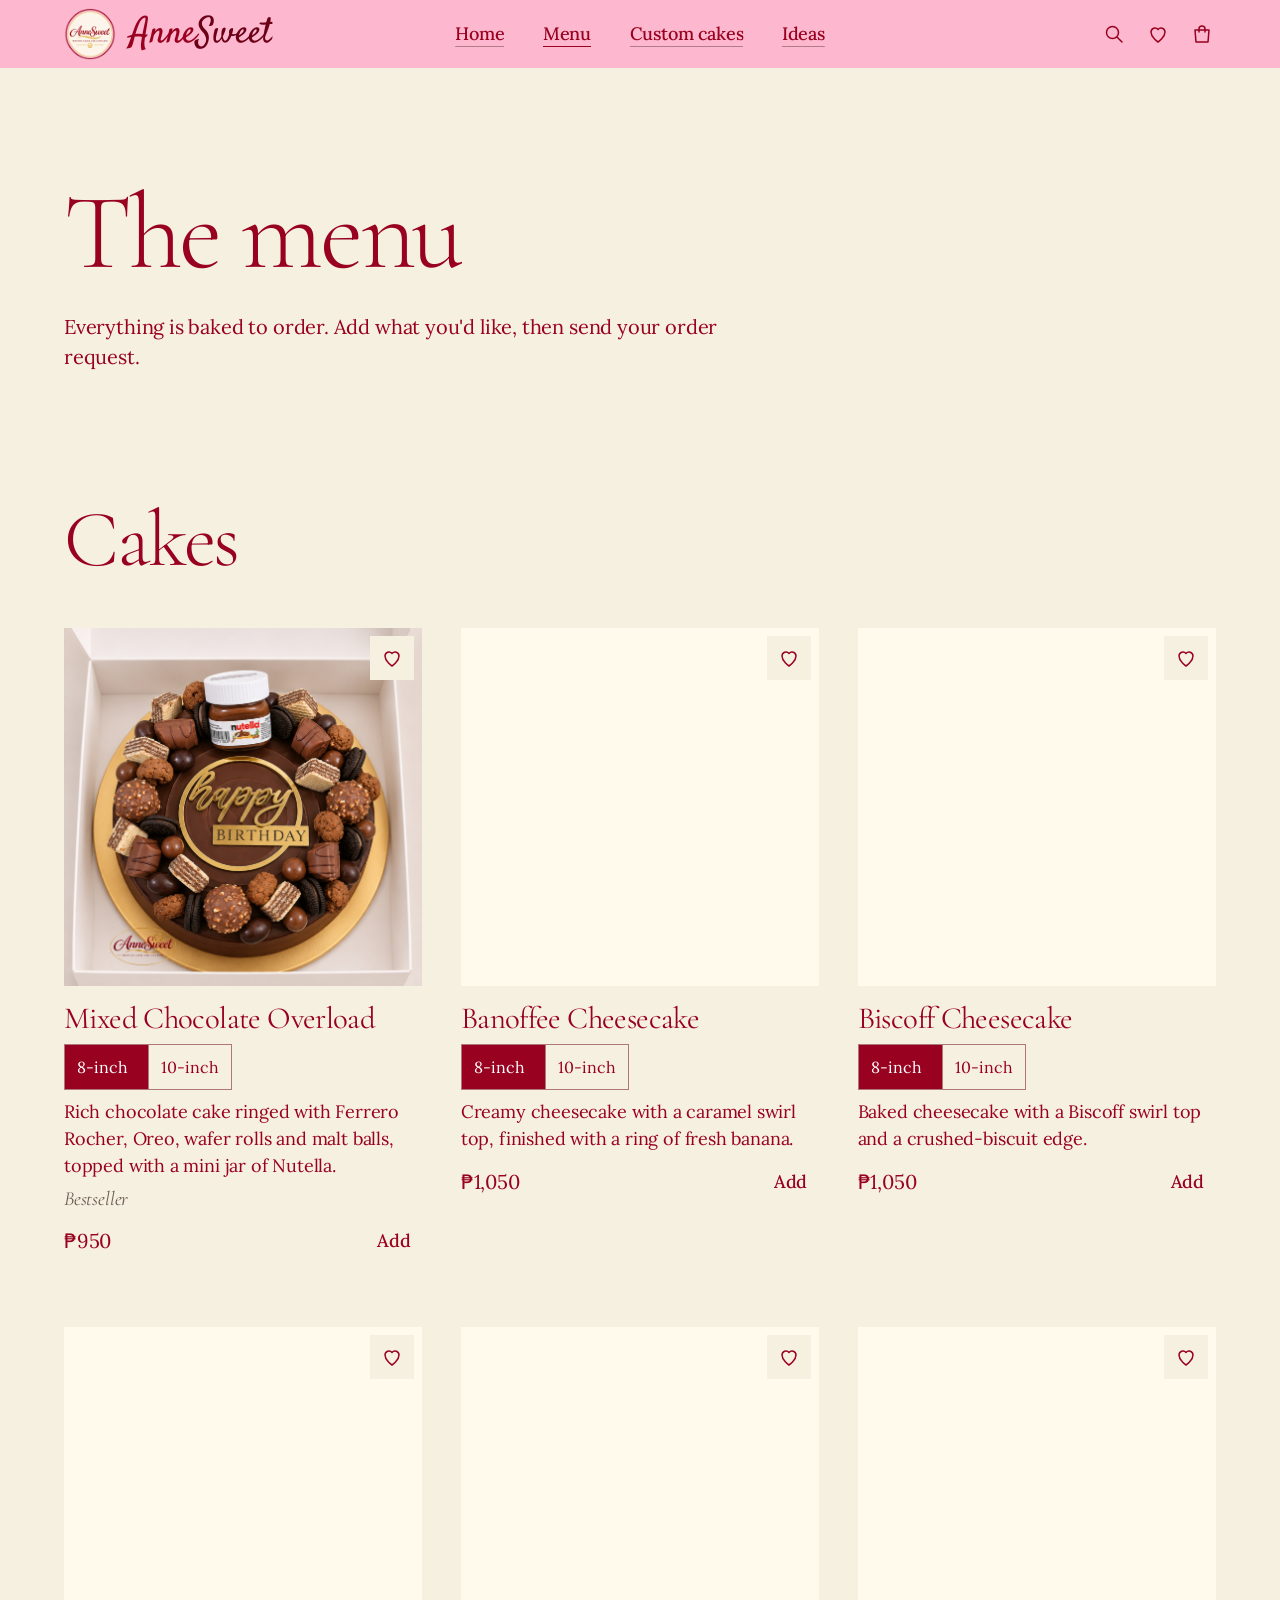
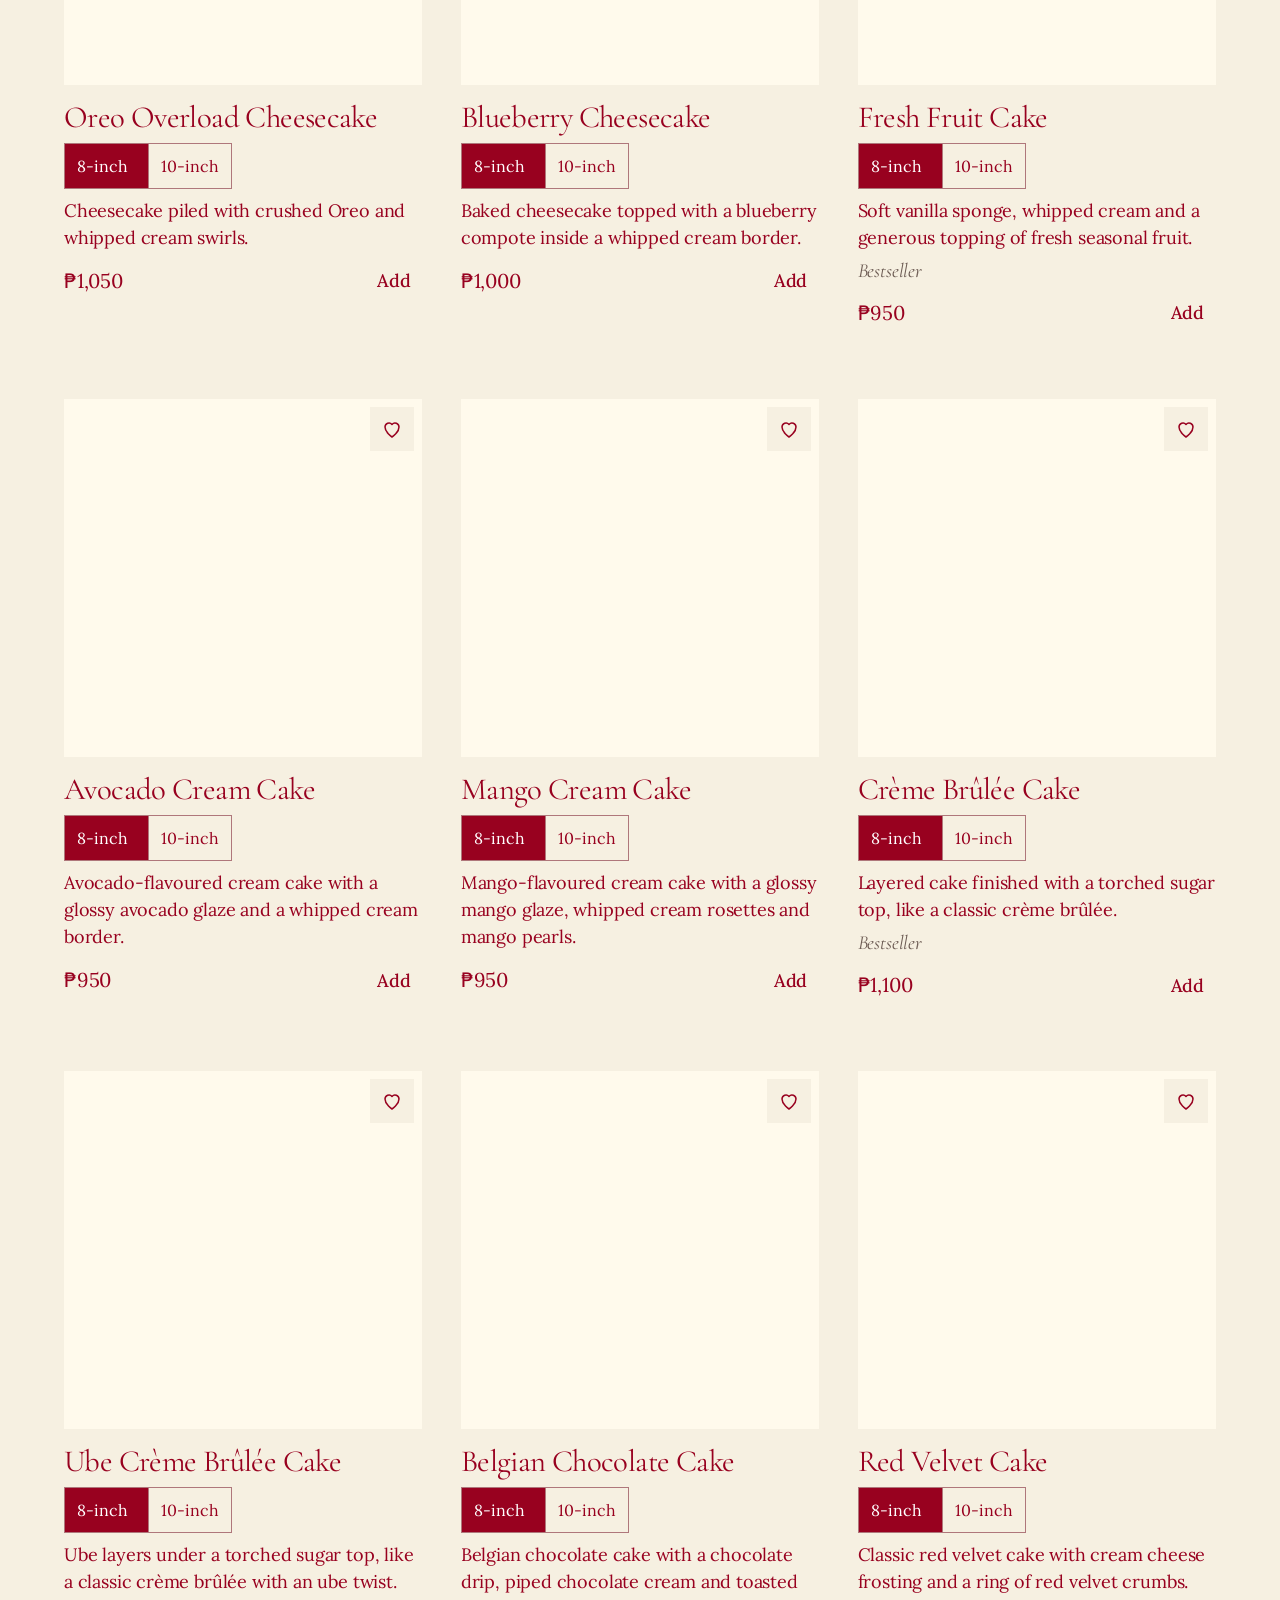
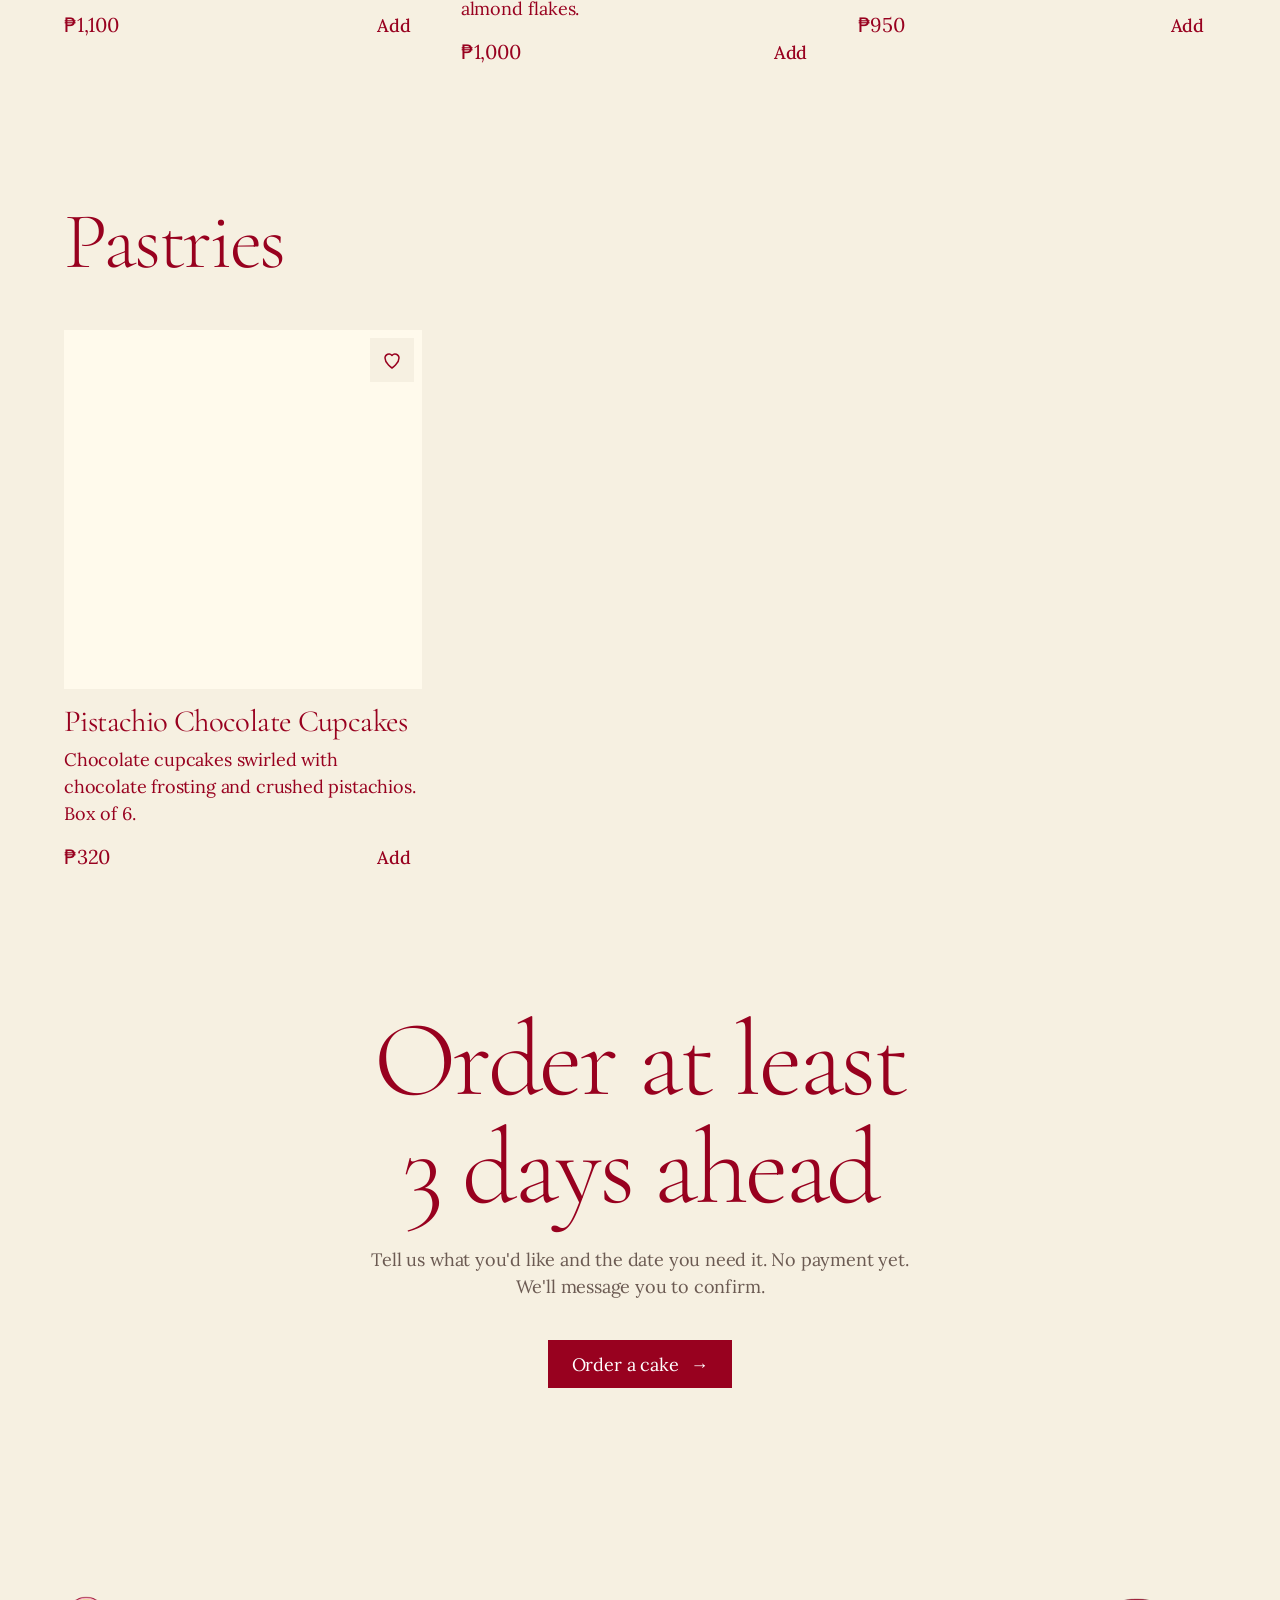
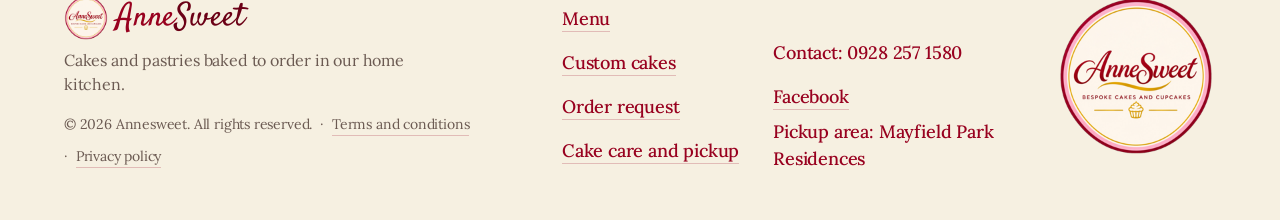
<file: menu.html>
<!doctype html>
<html lang="en">
<head>
<meta charset="utf-8">
<meta name="viewport" content="width=device-width, initial-scale=1">
<title>The menu · Annesweet</title>
<meta name="description" content="Annesweet's cakes and pastries, baked to order. Order at least 3 days ahead.">
<meta name="theme-color" content="#F6F0E1" media="(prefers-color-scheme: light)">
<meta name="theme-color" content="#1B120E" media="(prefers-color-scheme: dark)">
<link rel="preconnect" href="https://fonts.googleapis.com">
<link rel="preconnect" href="https://fonts.gstatic.com" crossorigin>
<link rel="stylesheet" href="https://fonts.googleapis.com/css2?family=Cormorant+Garamond:ital,wght@0,300;0,400;0,500;1,300;1,400&family=Lora:ital,wght@0,400;0,500;1,400&family=Satisfy&display=swap">
<link rel="icon" type="image/png" href="photos/favicon.png">
<link rel="apple-touch-icon" href="photos/apple-touch-icon.png">
<link rel="stylesheet" href="style.css">
<script>if(!matchMedia("(prefers-reduced-motion: reduce)").matches){document.documentElement.classList.add("js-anim");setTimeout(function(){if(!window.__motion)document.documentElement.classList.remove("js-anim")},4000)}</script>
<script src="menu.js" defer></script>
<script src="script.js" defer></script>
</head>
<body>
<header class="topbar">
  <div class="wrap">
    <a href="index.html" class="topbar-mark"><img class="logo-mark" src="photos/logo.png" alt="" width="40" height="40"><span><span class="wm-anne">Anne</span><span class="wm-sweet">Sweet</span></span></a>
    <nav aria-label="Main">
      <a href="index.html"><span class="nav-label">Home</span></a>
      <a href="menu.html" aria-current="page"><span class="nav-label">Menu</span></a>
      <a href="custom.html"><span class="nav-label">Custom cakes</span></a>
      <a href="ideas.html"><span class="nav-label">Ideas</span></a>
    </nav>
    <div class="topbar-icons">
      <button type="button" class="icon-btn" id="search-toggle" aria-label="Search the menu" aria-expanded="false" aria-controls="search-panel">
        <svg viewBox="0 0 24 24" width="24" height="24" aria-hidden="true" focusable="false"><circle cx="10.5" cy="10.5" r="6" fill="none" stroke="currentColor" stroke-width="1.5"/><path d="M15 15l5 5" stroke="currentColor" stroke-width="1.5" stroke-linecap="round"/></svg>
      </button>
      <button type="button" class="icon-btn" id="wish-toggle" aria-label="Saved cakes, 0" aria-expanded="false" aria-controls="wish-panel">
        <svg viewBox="0 0 24 24" width="24" height="24" aria-hidden="true" focusable="false"><path d="M12 20s-7-4.4-7-10a4 4 0 0 1 7-2.6A4 4 0 0 1 19 10c0 5.6-7 10-7 10z" fill="none" stroke="currentColor" stroke-width="1.5" stroke-linejoin="round"/></svg>
        <span class="nav-count" id="wish-count" hidden></span>
      </button>
      <a href="order.html" class="icon-btn" id="cart-link" aria-label="Your order, 0 items">
        <svg viewBox="0 0 24 24" width="24" height="24" aria-hidden="true" focusable="false"><path d="M5 8h14l-1 12H6L5 8z" fill="none" stroke="currentColor" stroke-width="1.5" stroke-linejoin="round"/><path d="M9 10V7a3 3 0 0 1 6 0v3" fill="none" stroke="currentColor" stroke-width="1.5" stroke-linecap="round"/></svg>
        <span class="nav-count" id="nav-count" hidden></span>
      </a>
    </div>
  </div>
  <div class="topbar-panel" id="search-panel" role="search" hidden>
    <label for="site-search">Search the menu</label>
    <input type="search" id="site-search" autocomplete="off" placeholder="Ube, chocolate, cupcakes">
    <p class="visually-hidden" id="search-status" aria-live="polite"></p>
    <ul class="mini-list" id="search-results"></ul>
  </div>
  <div class="topbar-panel" id="wish-panel" hidden tabindex="-1" aria-labelledby="h-wish" role="region">
    <h2 id="h-wish">Saved cakes</h2>
    <ul class="mini-list" id="wish-list"></ul>
  </div>
</header>
<main>
  <section class="page-head">
    <div class="wrap">
      <h1>The menu</h1>
      <p class="lead">Everything is baked to order. Add what you'd like, then send your order request.</p>
    </div>
  </section>
  <section id="menu" class="menu-part" aria-labelledby="h-cakes">
    <div class="wrap">
      <h2 id="h-cakes">Cakes</h2>
      <div id="cakes" class="rows"></div>
    </div>
  </section>
  <section class="menu-part" aria-labelledby="h-pastries">
    <div class="wrap">
      <h2 id="h-pastries">Pastries</h2>
      <div id="pastries" class="rows"></div>
    </div>
  </section>
  <section class="section closing" aria-labelledby="h-closing">
    <div class="wrap">
      <h2 id="h-closing">Order at least<br> 3 days ahead</h2>
      <p>Tell us what you'd like and the date you need it. No payment yet. We'll message you to confirm.</p>
      <a href="order.html" class="btn">Order a cake <span aria-hidden="true">&rarr;</span></a>
    </div>
  </section>
</main>
<a href="order.html" class="order-bar" id="order-bar" hidden></a>
<p id="add-status" class="visually-hidden" aria-live="polite"></p>
<footer class="site-footer">
  <div class="wrap footer-row">
    <div class="footer-brand">
      <a href="index.html" class="footer-mark"><img class="logo-mark" src="photos/logo.png" alt="" width="40" height="40"><span><span class="wm-anne">Anne</span><span class="wm-sweet">Sweet</span></span></a>
      <p>Cakes and pastries baked to order in our home kitchen.</p>
      <div class="legal footer-legal"><p>© 2026 Annesweet. All rights reserved.</p><p><a href="terms.html">Terms and conditions</a></p><p><a href="privacy.html">Privacy policy</a></p></div>
    </div>
    <nav aria-label="Footer">
      <a href="menu.html">Menu</a>
      <a href="custom.html">Custom cakes</a>
      <a href="order.html">Order request</a>
      <a href="care.html">Cake care and pickup</a>
    </nav>
    <div class="footer-contact">
      <p>Contact: 0928 257 1580</p>
      <p><a href="https://www.facebook.com/annesweetph" target="_blank" rel="noopener">Facebook</a></p>
      <p>Pickup area: Mayfield Park Residences</p>
    </div>
    <img class="footer-logo" src="photos/logo.png" alt="" width="96" height="96">
  </div>
</footer>
</body>
</html>
</file>
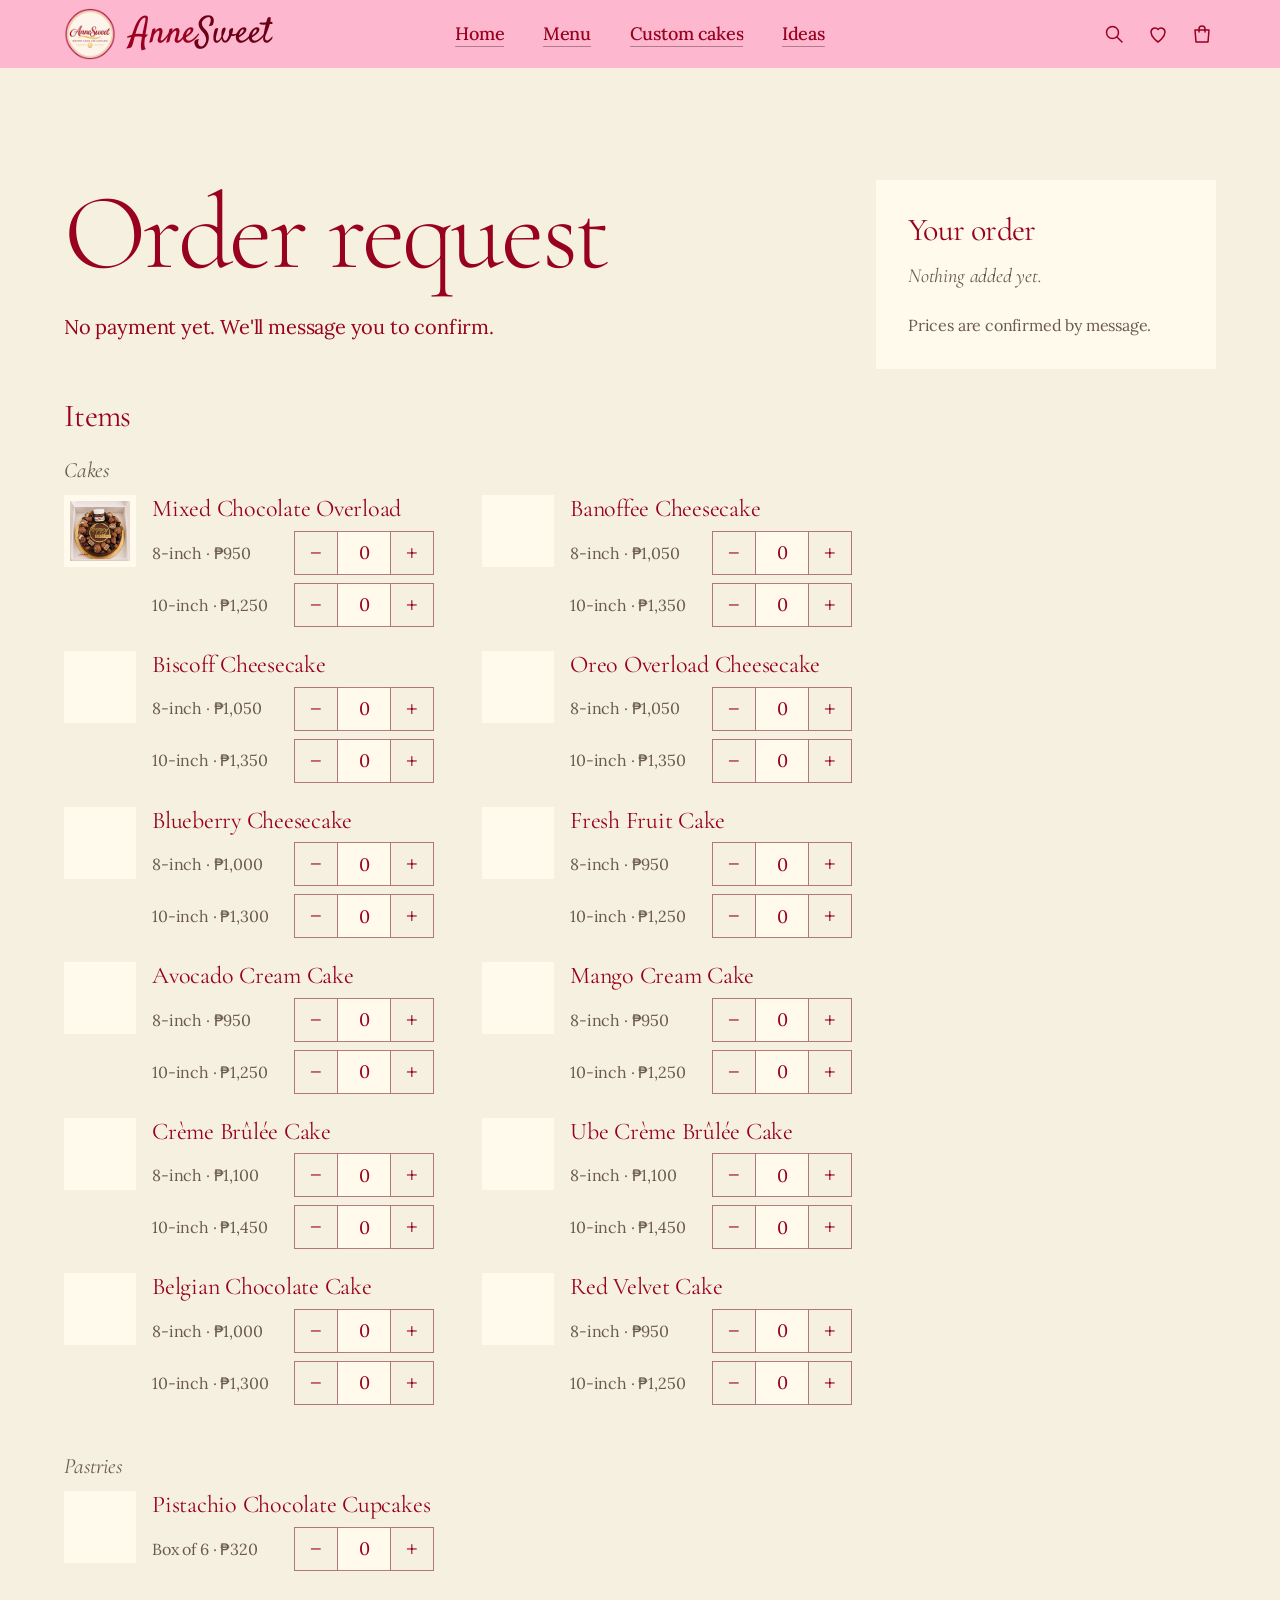
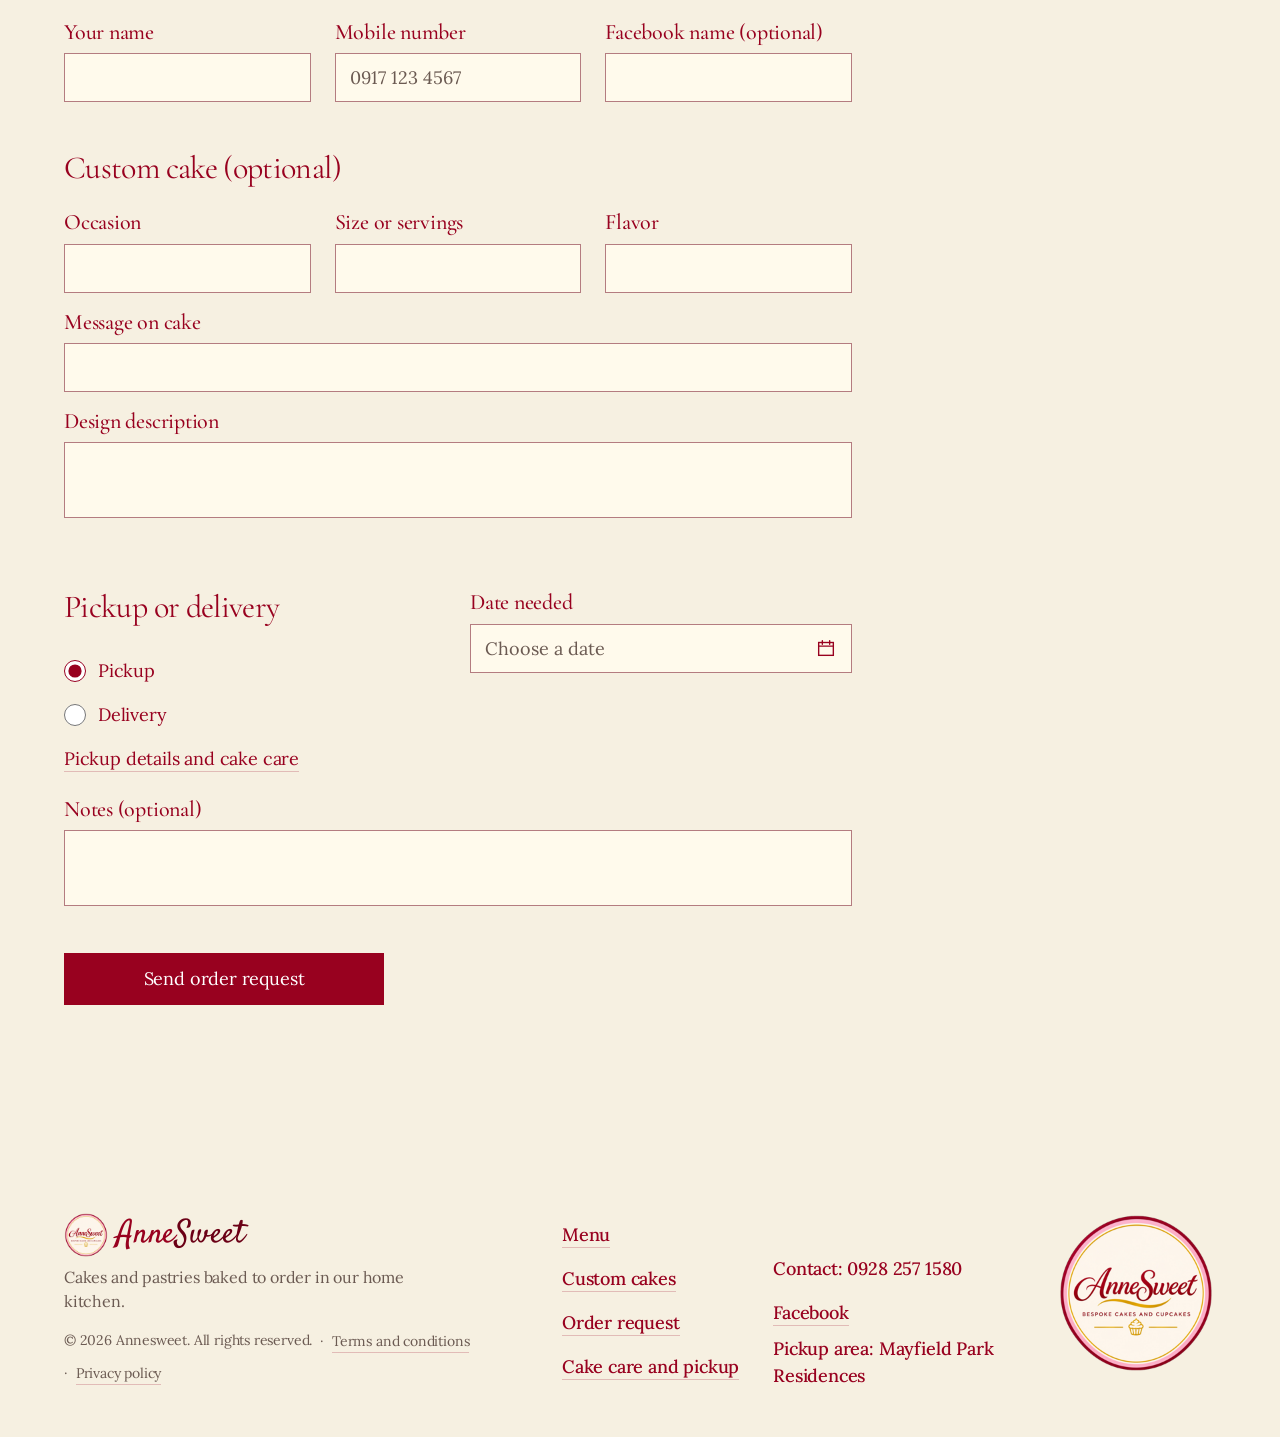
<file: order.html>
<!doctype html>
<html lang="en">
<head>
<meta charset="utf-8">
<meta name="viewport" content="width=device-width, initial-scale=1">
<title>Order request · Annesweet</title>
<meta name="description" content="Send Annesweet an order request. No payment yet; we'll message you to confirm.">
<meta name="theme-color" content="#F6F0E1" media="(prefers-color-scheme: light)">
<meta name="theme-color" content="#1B120E" media="(prefers-color-scheme: dark)">
<link rel="preconnect" href="https://fonts.googleapis.com">
<link rel="preconnect" href="https://fonts.gstatic.com" crossorigin>
<link rel="stylesheet" href="https://fonts.googleapis.com/css2?family=Cormorant+Garamond:ital,wght@0,300;0,400;0,500;1,300;1,400&family=Lora:ital,wght@0,400;0,500;1,400&family=Satisfy&display=swap">
<link rel="icon" type="image/png" href="photos/favicon.png">
<link rel="apple-touch-icon" href="photos/apple-touch-icon.png">
<link rel="stylesheet" href="style.css">
<script src="menu.js" defer></script>
<script src="script.js" defer></script>
</head>
<body>
<header class="topbar">
  <div class="wrap">
    <a href="index.html" class="topbar-mark"><img class="logo-mark" src="photos/logo.png" alt="" width="40" height="40"><span><span class="wm-anne">Anne</span><span class="wm-sweet">Sweet</span></span></a>
    <nav aria-label="Main">
      <a href="index.html"><span class="nav-label">Home</span></a>
      <a href="menu.html"><span class="nav-label">Menu</span></a>
      <a href="custom.html"><span class="nav-label">Custom cakes</span></a>
      <a href="ideas.html"><span class="nav-label">Ideas</span></a>
    </nav>
    <div class="topbar-icons">
      <button type="button" class="icon-btn" id="search-toggle" aria-label="Search the menu" aria-expanded="false" aria-controls="search-panel">
        <svg viewBox="0 0 24 24" width="24" height="24" aria-hidden="true" focusable="false"><circle cx="10.5" cy="10.5" r="6" fill="none" stroke="currentColor" stroke-width="1.5"/><path d="M15 15l5 5" stroke="currentColor" stroke-width="1.5" stroke-linecap="round"/></svg>
      </button>
      <button type="button" class="icon-btn" id="wish-toggle" aria-label="Saved cakes, 0" aria-expanded="false" aria-controls="wish-panel">
        <svg viewBox="0 0 24 24" width="24" height="24" aria-hidden="true" focusable="false"><path d="M12 20s-7-4.4-7-10a4 4 0 0 1 7-2.6A4 4 0 0 1 19 10c0 5.6-7 10-7 10z" fill="none" stroke="currentColor" stroke-width="1.5" stroke-linejoin="round"/></svg>
        <span class="nav-count" id="wish-count" hidden></span>
      </button>
      <a href="order.html" class="icon-btn" id="cart-link" aria-label="Your order, 0 items">
        <svg viewBox="0 0 24 24" width="24" height="24" aria-hidden="true" focusable="false"><path d="M5 8h14l-1 12H6L5 8z" fill="none" stroke="currentColor" stroke-width="1.5" stroke-linejoin="round"/><path d="M9 10V7a3 3 0 0 1 6 0v3" fill="none" stroke="currentColor" stroke-width="1.5" stroke-linecap="round"/></svg>
        <span class="nav-count" id="nav-count" hidden></span>
      </a>
    </div>
  </div>
  <div class="topbar-panel" id="search-panel" role="search" hidden>
    <label for="site-search">Search the menu</label>
    <input type="search" id="site-search" autocomplete="off" placeholder="Ube, chocolate, cupcakes">
    <p class="visually-hidden" id="search-status" aria-live="polite"></p>
    <ul class="mini-list" id="search-results"></ul>
  </div>
  <div class="topbar-panel" id="wish-panel" hidden tabindex="-1" aria-labelledby="h-wish" role="region">
    <h2 id="h-wish">Saved cakes</h2>
    <ul class="mini-list" id="wish-list"></ul>
  </div>
</header>
<main>
  <section id="order" class="order-page" aria-label="Order form">
    <div class="wrap">
  <form id="order-form" novalidate>
    <div class="order-head">
      <h1>Order request</h1>
      <p class="lead">No payment yet. We'll message you to confirm.</p>
    </div>
    <fieldset class="field items">
      <legend>Items</legend>
      <div id="order-lines"></div>
      <p class="error" id="err-items"></p>
    </fieldset>
    <div class="field">
      <label for="name">Your name</label>
      <input id="name" name="name" type="text" maxlength="100" autocomplete="name" required aria-describedby="err-name">
      <p class="error" id="err-name"></p>
    </div>
    <div class="field">
      <label for="contact">Mobile number</label>
      <input id="contact" name="contact" type="tel" maxlength="30" autocomplete="tel" placeholder="0917 123 4567" required aria-describedby="err-contact">
      <p class="error" id="err-contact"></p>
    </div>
    <div class="field">
      <label for="fbName">Facebook name (optional)</label>
      <input id="fbName" name="fbName" type="text" maxlength="100" aria-describedby="err-fbName">
      <p class="error" id="err-fbName"></p>
    </div>
    <fieldset class="field" id="custom-cake" aria-describedby="err-custom">
      <legend>Custom cake (optional)</legend>
    <div class="field">
      <label for="occasion">Occasion</label>
      <input id="occasion" name="occasion" type="text" maxlength="300" aria-describedby="err-occasion">
      <p class="error" id="err-occasion"></p>
    </div>
    <div class="field">
      <label for="customSize">Size or servings</label>
      <input id="customSize" name="size" type="text" maxlength="300" aria-describedby="err-customSize">
      <p class="error" id="err-customSize"></p>
    </div>
    <div class="field">
      <label for="flavor">Flavor</label>
      <input id="flavor" name="flavor" type="text" maxlength="300" aria-describedby="err-flavor">
      <p class="error" id="err-flavor"></p>
    </div>
    <div class="field">
      <label for="message">Message on cake</label>
      <input id="message" name="message" type="text" maxlength="300" aria-describedby="err-message">
      <p class="error" id="err-message"></p>
    </div>
    <div class="field">
      <label for="design">Design description</label>
      <textarea id="design" name="design" maxlength="300" rows="2" aria-describedby="err-design"></textarea>
      <p class="error" id="err-design"></p>
    </div>
      <p class="error" id="err-custom"></p>
    </fieldset>
    <fieldset class="field" aria-describedby="err-fulfillment">
      <legend>Pickup or delivery</legend>
      <label><input type="radio" name="fulfillment" value="pickup" checked> Pickup</label>
      <label><input type="radio" name="fulfillment" value="delivery"> Delivery</label>
      <p><a href="care.html" class="text-link">Pickup details and cake care</a></p>
      <p class="error" id="err-fulfillment"></p>
    </fieldset>
    <div id="address-field" hidden>
      <p>Delivery is via Lalamove/Grab. The rider fee is paid by the customer.</p>
    <div class="field">
      <label for="address">Delivery address</label>
      <textarea id="address" name="address" maxlength="300" rows="2" aria-describedby="err-address"></textarea>
      <p class="error" id="err-address"></p>
    </div>
    </div>
    <div class="field">
      <label for="dateNeeded">Date needed</label>
      <input id="dateNeeded" name="dateNeeded" type="date" required aria-describedby="err-dateNeeded">
      <p class="error" id="err-dateNeeded"></p>
    </div>
    <div class="field">
      <label for="notes">Notes (optional)</label>
      <textarea id="notes" name="notes" maxlength="500" rows="2" aria-describedby="err-notes"></textarea>
      <p class="error" id="err-notes"></p>
    </div>
    <input class="hp" name="website" tabindex="-1" autocomplete="off" aria-hidden="true">
    <aside class="order-summary" aria-labelledby="h-summary">
      <h2 id="h-summary">Your order</h2>
      <ul id="order-summary-lines"></ul>
      <p class="summary-note">Prices are confirmed by message.</p>
    </aside>
    <button type="submit" class="btn">Send order request</button>
  </form>
    </div>
  </section>
</main>
<footer class="site-footer">
  <div class="wrap footer-row">
    <div class="footer-brand">
      <a href="index.html" class="footer-mark"><img class="logo-mark" src="photos/logo.png" alt="" width="40" height="40"><span><span class="wm-anne">Anne</span><span class="wm-sweet">Sweet</span></span></a>
      <p>Cakes and pastries baked to order in our home kitchen.</p>
      <div class="legal footer-legal"><p>© 2026 Annesweet. All rights reserved.</p><p><a href="terms.html">Terms and conditions</a></p><p><a href="privacy.html">Privacy policy</a></p></div>
    </div>
    <nav aria-label="Footer">
      <a href="menu.html">Menu</a>
      <a href="custom.html">Custom cakes</a>
      <a href="order.html">Order request</a>
      <a href="care.html">Cake care and pickup</a>
    </nav>
    <div class="footer-contact">
      <p>Contact: 0928 257 1580</p>
      <p><a href="https://www.facebook.com/annesweetph" target="_blank" rel="noopener">Facebook</a></p>
      <p>Pickup area: Mayfield Park Residences</p>
    </div>
    <img class="footer-logo" src="photos/logo.png" alt="" width="96" height="96">
  </div>
</footer>
</body>
</html>
</file>
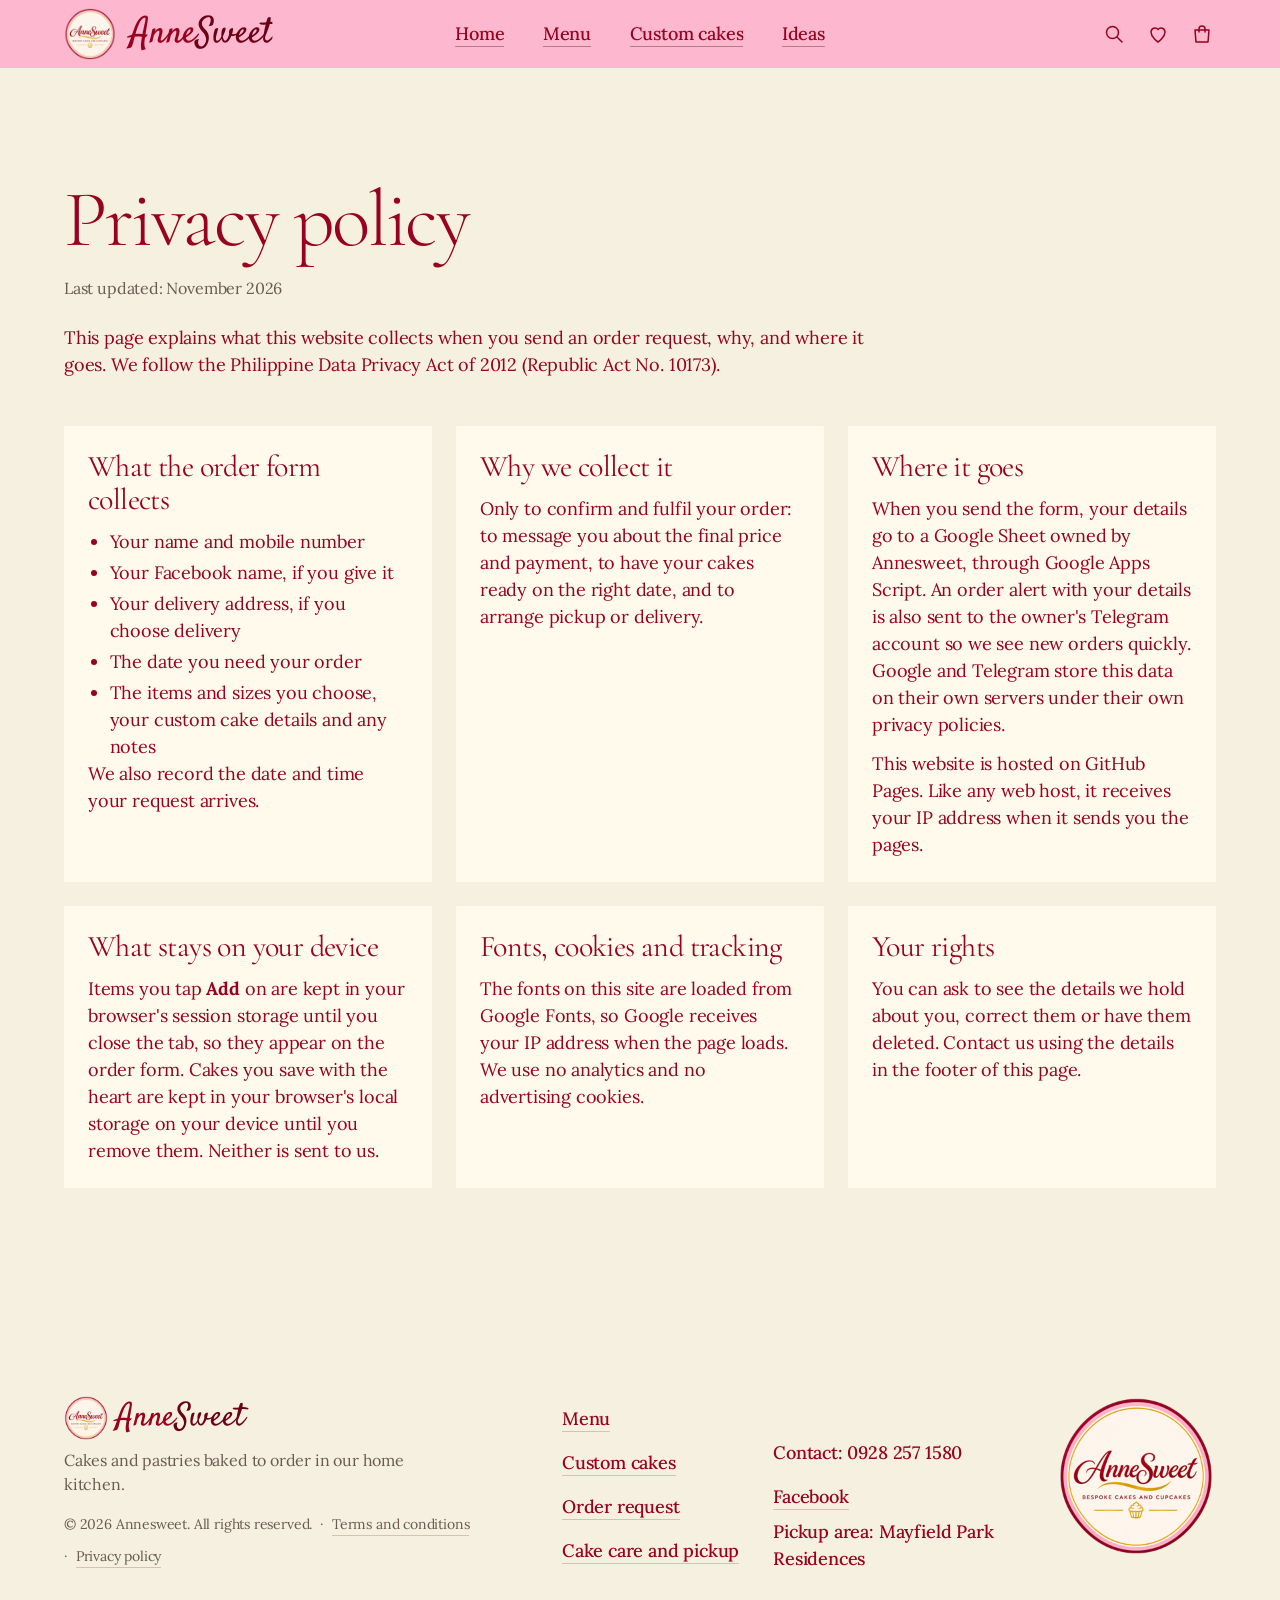
<file: privacy.html>
<!doctype html>
<html lang="en">
<head>
<meta charset="utf-8">
<meta name="viewport" content="width=device-width, initial-scale=1">
<title>Privacy policy · Annesweet</title>
<meta name="description" content="How Annesweet uses the details you send with an order request.">
<meta name="theme-color" content="#F6F0E1" media="(prefers-color-scheme: light)">
<meta name="theme-color" content="#1B120E" media="(prefers-color-scheme: dark)">
<link rel="preconnect" href="https://fonts.googleapis.com">
<link rel="preconnect" href="https://fonts.gstatic.com" crossorigin>
<link rel="stylesheet" href="https://fonts.googleapis.com/css2?family=Cormorant+Garamond:ital,wght@0,300;0,400;0,500;1,300;1,400&family=Lora:ital,wght@0,400;0,500;1,400&family=Satisfy&display=swap">
<link rel="icon" type="image/png" href="photos/favicon.png">
<link rel="apple-touch-icon" href="photos/apple-touch-icon.png">
<link rel="stylesheet" href="style.css">
<script src="menu.js" defer></script>
<script src="script.js" defer></script>
</head>
<body>
<header class="topbar">
  <div class="wrap">
    <a href="index.html" class="topbar-mark"><img class="logo-mark" src="photos/logo.png" alt="" width="40" height="40"><span><span class="wm-anne">Anne</span><span class="wm-sweet">Sweet</span></span></a>
    <nav aria-label="Main">
      <a href="index.html"><span class="nav-label">Home</span></a>
      <a href="menu.html"><span class="nav-label">Menu</span></a>
      <a href="custom.html"><span class="nav-label">Custom cakes</span></a>
      <a href="ideas.html"><span class="nav-label">Ideas</span></a>
    </nav>
    <div class="topbar-icons">
      <button type="button" class="icon-btn" id="search-toggle" aria-label="Search the menu" aria-expanded="false" aria-controls="search-panel">
        <svg viewBox="0 0 24 24" width="24" height="24" aria-hidden="true" focusable="false"><circle cx="10.5" cy="10.5" r="6" fill="none" stroke="currentColor" stroke-width="1.5"/><path d="M15 15l5 5" stroke="currentColor" stroke-width="1.5" stroke-linecap="round"/></svg>
      </button>
      <button type="button" class="icon-btn" id="wish-toggle" aria-label="Saved cakes, 0" aria-expanded="false" aria-controls="wish-panel">
        <svg viewBox="0 0 24 24" width="24" height="24" aria-hidden="true" focusable="false"><path d="M12 20s-7-4.4-7-10a4 4 0 0 1 7-2.6A4 4 0 0 1 19 10c0 5.6-7 10-7 10z" fill="none" stroke="currentColor" stroke-width="1.5" stroke-linejoin="round"/></svg>
        <span class="nav-count" id="wish-count" hidden></span>
      </button>
      <a href="order.html" class="icon-btn" id="cart-link" aria-label="Your order, 0 items">
        <svg viewBox="0 0 24 24" width="24" height="24" aria-hidden="true" focusable="false"><path d="M5 8h14l-1 12H6L5 8z" fill="none" stroke="currentColor" stroke-width="1.5" stroke-linejoin="round"/><path d="M9 10V7a3 3 0 0 1 6 0v3" fill="none" stroke="currentColor" stroke-width="1.5" stroke-linecap="round"/></svg>
        <span class="nav-count" id="nav-count" hidden></span>
      </a>
    </div>
  </div>
  <div class="topbar-panel" id="search-panel" role="search" hidden>
    <label for="site-search">Search the menu</label>
    <input type="search" id="site-search" autocomplete="off" placeholder="Ube, chocolate, cupcakes">
    <p class="visually-hidden" id="search-status" aria-live="polite"></p>
    <ul class="mini-list" id="search-results"></ul>
  </div>
  <div class="topbar-panel" id="wish-panel" hidden tabindex="-1" aria-labelledby="h-wish" role="region">
    <h2 id="h-wish">Saved cakes</h2>
    <ul class="mini-list" id="wish-list"></ul>
  </div>
</header>
<main class="wrap">
  <article class="prose">
  <header class="prose-head">
      <h1>Privacy policy</h1>
      <p class="updated">Last updated: November 2026</p>
      <p>This page explains what this website collects when you send an order request, why, and where it goes. We follow the Philippine Data Privacy Act of 2012 (Republic Act No. 10173).</p>
  
      
  </header>
  <div class="prose-grid">
    <section>
      <h2>What the order form collects</h2>
          <ul>
            <li>Your name and mobile number</li>
            <li>Your Facebook name, if you give it</li>
            <li>Your delivery address, if you choose delivery</li>
            <li>The date you need your order</li>
            <li>The items and sizes you choose, your custom cake details and any notes</li>
          </ul>
          <p>We also record the date and time your request arrives.</p>
      
          
    </section>
    <section>
      <h2>Why we collect it</h2>
          <p>Only to confirm and fulfil your order: to message you about the final price and payment, to have your cakes ready on the right date, and to arrange pickup or delivery.</p>
      
          
    </section>
    <section>
      <h2>Where it goes</h2>
          <p>When you send the form, your details go to a Google Sheet owned by Annesweet, through Google Apps Script. An order alert with your details is also sent to the owner's Telegram account so we see new orders quickly. Google and Telegram store this data on their own servers under their own privacy policies.</p>
          <!-- OWNER: confirm the site is hosted on GitHub Pages before launch -->
          <p>This website is hosted on GitHub Pages. Like any web host, it receives your IP address when it sends you the pages.</p>
      
          
    </section>
    <section>
      <h2>What stays on your device</h2>
          <p>Items you tap <strong>Add</strong> on are kept in your browser's session storage until you close the tab, so they appear on the order form. Cakes you save with the heart are kept in your browser's local storage on your device until you remove them. Neither is sent to us.</p>
      
          
    </section>
    <section>
      <h2>Fonts, cookies and tracking</h2>
          <p>The fonts on this site are loaded from Google Fonts, so Google receives your IP address when the page loads. We use no analytics and no advertising cookies.</p>
      
          
    </section>
    <section>
      <h2>Your rights</h2>
          <p>You can ask to see the details we hold about you, correct them or have them deleted. Contact us using the details in the footer of this page.</p>
        
    </section>
  </div>
  </article>
</main>
<footer class="site-footer">
  <div class="wrap footer-row">
    <div class="footer-brand">
      <a href="index.html" class="footer-mark"><img class="logo-mark" src="photos/logo.png" alt="" width="40" height="40"><span><span class="wm-anne">Anne</span><span class="wm-sweet">Sweet</span></span></a>
      <p>Cakes and pastries baked to order in our home kitchen.</p>
      <div class="legal footer-legal"><p>© 2026 Annesweet. All rights reserved.</p><p><a href="terms.html">Terms and conditions</a></p><p><a href="privacy.html">Privacy policy</a></p></div>
    </div>
    <nav aria-label="Footer">
      <a href="menu.html">Menu</a>
      <a href="custom.html">Custom cakes</a>
      <a href="order.html">Order request</a>
      <a href="care.html">Cake care and pickup</a>
    </nav>
    <div class="footer-contact">
      <p>Contact: 0928 257 1580</p>
      <p><a href="https://www.facebook.com/annesweetph" target="_blank" rel="noopener">Facebook</a></p>
      <p>Pickup area: Mayfield Park Residences</p>
    </div>
    <img class="footer-logo" src="photos/logo.png" alt="" width="96" height="96">
  </div>
</footer>
</body>
</html>
</file>
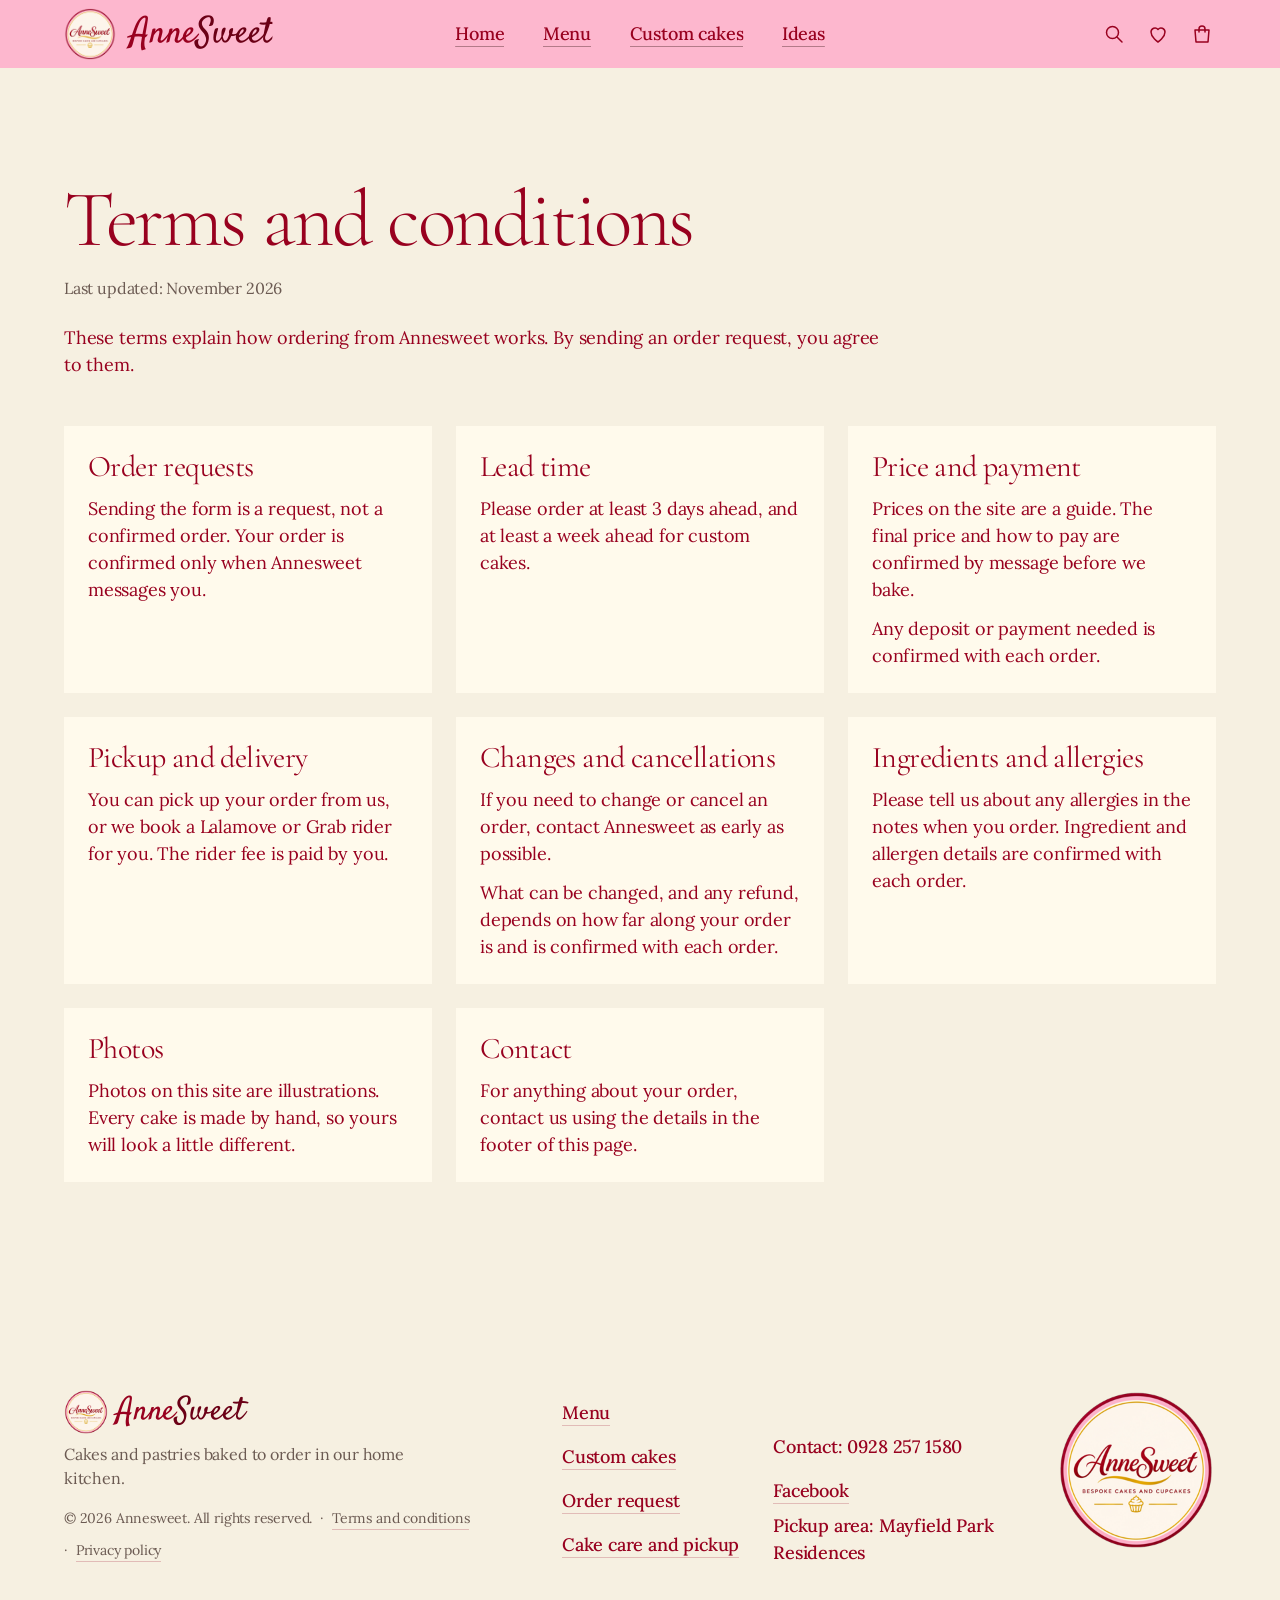
<file: terms.html>
<!doctype html>
<html lang="en">
<head>
<meta charset="utf-8">
<meta name="viewport" content="width=device-width, initial-scale=1">
<title>Terms and conditions · Annesweet</title>
<meta name="description" content="How ordering from Annesweet works: confirmation, lead time, payment and delivery.">
<meta name="theme-color" content="#F6F0E1" media="(prefers-color-scheme: light)">
<meta name="theme-color" content="#1B120E" media="(prefers-color-scheme: dark)">
<link rel="preconnect" href="https://fonts.googleapis.com">
<link rel="preconnect" href="https://fonts.gstatic.com" crossorigin>
<link rel="stylesheet" href="https://fonts.googleapis.com/css2?family=Cormorant+Garamond:ital,wght@0,300;0,400;0,500;1,300;1,400&family=Lora:ital,wght@0,400;0,500;1,400&family=Satisfy&display=swap">
<link rel="icon" type="image/png" href="photos/favicon.png">
<link rel="apple-touch-icon" href="photos/apple-touch-icon.png">
<link rel="stylesheet" href="style.css">
<script src="menu.js" defer></script>
<script src="script.js" defer></script>
</head>
<body>
<header class="topbar">
  <div class="wrap">
    <a href="index.html" class="topbar-mark"><img class="logo-mark" src="photos/logo.png" alt="" width="40" height="40"><span><span class="wm-anne">Anne</span><span class="wm-sweet">Sweet</span></span></a>
    <nav aria-label="Main">
      <a href="index.html"><span class="nav-label">Home</span></a>
      <a href="menu.html"><span class="nav-label">Menu</span></a>
      <a href="custom.html"><span class="nav-label">Custom cakes</span></a>
      <a href="ideas.html"><span class="nav-label">Ideas</span></a>
    </nav>
    <div class="topbar-icons">
      <button type="button" class="icon-btn" id="search-toggle" aria-label="Search the menu" aria-expanded="false" aria-controls="search-panel">
        <svg viewBox="0 0 24 24" width="24" height="24" aria-hidden="true" focusable="false"><circle cx="10.5" cy="10.5" r="6" fill="none" stroke="currentColor" stroke-width="1.5"/><path d="M15 15l5 5" stroke="currentColor" stroke-width="1.5" stroke-linecap="round"/></svg>
      </button>
      <button type="button" class="icon-btn" id="wish-toggle" aria-label="Saved cakes, 0" aria-expanded="false" aria-controls="wish-panel">
        <svg viewBox="0 0 24 24" width="24" height="24" aria-hidden="true" focusable="false"><path d="M12 20s-7-4.4-7-10a4 4 0 0 1 7-2.6A4 4 0 0 1 19 10c0 5.6-7 10-7 10z" fill="none" stroke="currentColor" stroke-width="1.5" stroke-linejoin="round"/></svg>
        <span class="nav-count" id="wish-count" hidden></span>
      </button>
      <a href="order.html" class="icon-btn" id="cart-link" aria-label="Your order, 0 items">
        <svg viewBox="0 0 24 24" width="24" height="24" aria-hidden="true" focusable="false"><path d="M5 8h14l-1 12H6L5 8z" fill="none" stroke="currentColor" stroke-width="1.5" stroke-linejoin="round"/><path d="M9 10V7a3 3 0 0 1 6 0v3" fill="none" stroke="currentColor" stroke-width="1.5" stroke-linecap="round"/></svg>
        <span class="nav-count" id="nav-count" hidden></span>
      </a>
    </div>
  </div>
  <div class="topbar-panel" id="search-panel" role="search" hidden>
    <label for="site-search">Search the menu</label>
    <input type="search" id="site-search" autocomplete="off" placeholder="Ube, chocolate, cupcakes">
    <p class="visually-hidden" id="search-status" aria-live="polite"></p>
    <ul class="mini-list" id="search-results"></ul>
  </div>
  <div class="topbar-panel" id="wish-panel" hidden tabindex="-1" aria-labelledby="h-wish" role="region">
    <h2 id="h-wish">Saved cakes</h2>
    <ul class="mini-list" id="wish-list"></ul>
  </div>
</header>
<main class="wrap">
  <article class="prose">
  <header class="prose-head">
      <h1>Terms and conditions</h1>
      <p class="updated">Last updated: November 2026</p>
      <p>These terms explain how ordering from Annesweet works. By sending an order request, you agree to them.</p>
  
      
  </header>
  <div class="prose-grid">
    <section>
      <h2>Order requests</h2>
          <p>Sending the form is a request, not a confirmed order. Your order is confirmed only when Annesweet messages you.</p>
      
          
    </section>
    <section>
      <h2>Lead time</h2>
          <p>Please order at least 3 days ahead, and at least a week ahead for custom cakes.</p>
      
          
    </section>
    <section>
      <h2>Price and payment</h2>
          <p>Prices on the site are a guide. The final price and how to pay are confirmed by message before we bake.</p>
          <!-- OWNER: confirm whether a deposit or full payment is needed, and how much -->
          <p>Any deposit or payment needed is confirmed with each order.</p>
      
          
    </section>
    <section>
      <h2>Pickup and delivery</h2>
          <p>You can pick up your order from us, or we book a Lalamove or Grab rider for you. The rider fee is paid by you.</p>
      
          
    </section>
    <section>
      <h2>Changes and cancellations</h2>
          <p>If you need to change or cancel an order, contact Annesweet as early as possible.</p>
          <!-- OWNER: confirm the cancellation and refund policy -->
          <p>What can be changed, and any refund, depends on how far along your order is and is confirmed with each order.</p>
      
          
    </section>
    <section>
      <h2>Ingredients and allergies</h2>
          <!-- OWNER: confirm what to say about allergens (nuts, dairy, eggs, gluten) -->
          <p>Please tell us about any allergies in the notes when you order. Ingredient and allergen details are confirmed with each order.</p>
      
          
    </section>
    <section>
      <h2>Photos</h2>
          <p>Photos on this site are illustrations. Every cake is made by hand, so yours will look a little different.</p>
      
          
    </section>
    <section>
      <h2>Contact</h2>
          <p>For anything about your order, contact us using the details in the footer of this page.</p>
        
    </section>
  </div>
  </article>
</main>
<footer class="site-footer">
  <div class="wrap footer-row">
    <div class="footer-brand">
      <a href="index.html" class="footer-mark"><img class="logo-mark" src="photos/logo.png" alt="" width="40" height="40"><span><span class="wm-anne">Anne</span><span class="wm-sweet">Sweet</span></span></a>
      <p>Cakes and pastries baked to order in our home kitchen.</p>
      <div class="legal footer-legal"><p>© 2026 Annesweet. All rights reserved.</p><p><a href="terms.html">Terms and conditions</a></p><p><a href="privacy.html">Privacy policy</a></p></div>
    </div>
    <nav aria-label="Footer">
      <a href="menu.html">Menu</a>
      <a href="custom.html">Custom cakes</a>
      <a href="order.html">Order request</a>
      <a href="care.html">Cake care and pickup</a>
    </nav>
    <div class="footer-contact">
      <p>Contact: 0928 257 1580</p>
      <p><a href="https://www.facebook.com/annesweetph" target="_blank" rel="noopener">Facebook</a></p>
      <p>Pickup area: Mayfield Park Residences</p>
    </div>
    <img class="footer-logo" src="photos/logo.png" alt="" width="96" height="96">
  </div>
</footer>
</body>
</html>
</file>
<file: style.css>
/* Annesweet: "Cookbook". Parchment paper, one warm ink, serif type, linen photo plates.
   No shadows, no corners, whitespace instead of dividers. The ink button is the only filled control. */

/* ---------- Tokens ---------- */
:root {
  color-scheme: light dark;
  --paper: #F6F0E1;         /* page ground */
  --linen: #FFFAEC;         /* photo plates, summary card, fields */
  --ink: #98011F;           /* AnneSweet maroon, from the logo. text, the filled button. 7.8:1 on paper */
  --on-ink: #FFFFFF;        /* 8.9:1 on ink */
  --ink-hover: #6B0016;     /* darker maroon. white on it 12.8:1 */
  --muted: #6B5A52;         /* 5.8:1 on paper, 6.3:1 on linen */
  --wm-anne: #98011F;       /* logo maroon: 5.4:1 on the blush bar */
  --wm-sweet: #6B0016;      /* darker maroon: 7.8:1 on the blush bar */
  --nav-hover: #6B0016;     /* nav link hover on the blush bar 7.8:1 */
  --blush: #FDB7CE;         /* logo's pink ring. "date." swatch and the nav count; ink on it 5.4:1 */
  --hair: rgba(152, 1, 34, .22);   /* resting underline (decorative) */
  --field-line: rgba(107, 0, 22, .5);   /* field and stepper edges: 3.2:1 on paper (WCAG 1.4.11 needs 3:1) */
  --error: #B5402A;         /* rust, kept distinct from the maroon ink. 4.95:1 on paper */

  --serif-d: "Cormorant Garamond", "EB Garamond", Georgia, serif;
  --script: Satisfy, "Brush Script MT", cursive; /* the AnneSweet name */
  --serif-b: "Lora", "Source Serif Pro", Georgia, serif;
  --fs-display: clamp(46px, 8.4vw, 112px);
  --fs-h2: clamp(40px, 6.6vw, 80px);
  --fs-h3: clamp(30px, 3.4vw, 40px);
  --fs-lead: clamp(18px, 2vw, 20px);
  --fs-body: 18px;
  --fs-small: 16px;

  --s1: 4px; --s2: 8px; --s3: 12px; --s4: 16px; --s5: 24px; --s6: 32px; --s7: 48px; --s8: 80px;
  --section: clamp(80px, 10vw, 128px);
  --gutter: clamp(16px, 4vw, 48px);
  --max: 1200px;
  --ease: cubic-bezier(.2, .7, .2, 1);
  --w-display: 400;         /* Cormorant 300 only once display type is 48px+ (see 768px below) */
}
@media (prefers-color-scheme: dark) {
  :root {
    --paper: #1B120E;
    --linen: #2A1E18;
    --ink: #F6F0E1;         /* 15.9:1 on paper, 13.9:1 on linen */
    --on-ink: #1B120E;
    --ink-hover: #E4D9C2;   /* paper on it 13.0:1 */
    --muted: #C2B2A2;       /* 8.9:1 on paper, 7.8:1 on linen */
    --blush: #5E2F3C;       /* dark wine, from the logo's pink ring. swatch behind parchment text */
    --wm-anne: #F0A8BE;       /* light rose, so it reads on the dark bar */
    --wm-sweet: #F0CB6D;      /* logo's gold, 6.9:1 on the dark bar */
    --nav-hover: #F7B8C9;   /* nav link hover on the plum bar 6:1 */
    --hair: rgba(246, 240, 225, .28);
    --field-line: rgba(246, 240, 225, .4); /* 3.4:1 on linen */
    --error: #F4A08F;       /* 8.7:1 on paper */
  }
}
@media (min-width: 768px) { :root { --w-display: 300; } }

/* ---------- Base ---------- */
* { box-sizing: border-box; }
html { scroll-behavior: smooth; scroll-padding-top: var(--s5); -webkit-text-size-adjust: 100%; }
body {
  margin: 0; overflow-x: hidden; background: var(--paper); color: var(--ink);
  font: 400 var(--fs-body)/1.5 var(--serif-b); letter-spacing: -.01em;
  -webkit-font-smoothing: antialiased;
}
img { display: block; max-width: 100%; height: auto; }
p, ul, ol { margin: 0; }
a { color: var(--ink); }
:focus-visible { outline: 2px solid var(--ink); outline-offset: 4px; }
.visually-hidden {
  position: absolute; width: 1px; height: 1px; margin: -1px; padding: 0; overflow: hidden;
  clip: rect(0 0 0 0); white-space: nowrap; border: 0;
}

h1, h2, h3 { margin: 0; font-family: var(--serif-d); font-weight: 400; letter-spacing: -.02em; line-height: 1.1; }
h1, h2 { font-weight: var(--w-display); letter-spacing: -.03em; line-height: 1; }
h1 { font-size: var(--fs-display); }
h2 { font-size: var(--fs-h2); }
h3 { font-size: var(--fs-h3); }
mark { background: var(--blush); color: inherit; padding: 0 .08em; }
h1 em { font-style: italic; }

.wrap { max-width: calc(var(--max) + 2 * var(--gutter)); margin-inline: auto; padding-inline: var(--gutter); }
.section { padding-top: var(--section); }
.lead { font-size: var(--fs-lead); max-width: 34em; }
.section-head { margin-bottom: var(--s7); }
/* Linen photo plate */
.plate { background: var(--linen); padding: clamp(16px, 4vw, 48px); }

/* ---------- Links and buttons ---------- */
/* The one signature: a resting hairline, and an ink underline that draws in on hover and focus.
   content-box keeps the line under the text while the box stays a 44px target. */
.text-link, .topbar nav .nav-label, .site-footer a:not(.footer-mark), .order-btn {
  color: var(--ink); text-decoration: none;
  background: linear-gradient(var(--ink), var(--ink)) 0 100% / 0 1px no-repeat,
              linear-gradient(var(--hair), var(--hair)) 0 100% / 100% 1px no-repeat;
  background-origin: content-box; background-clip: content-box;
  transition: background-size 350ms ease;
}
.text-link:hover, .text-link:focus-visible,
.topbar nav a:hover .nav-label, .topbar nav a:focus-visible .nav-label, .topbar nav a[aria-current="page"] .nav-label,
.site-footer a:not(.footer-mark):hover, .site-footer a:not(.footer-mark):focus-visible,
.order-btn:hover, .order-btn:focus-visible { background-size: 100% 1px, 100% 1px; }
.text-link { display: inline-block; padding-block: 8px; font-size: var(--fs-body); line-height: 27px; }

.btn {
  display: inline-flex; align-items: center; justify-content: center; gap: var(--s3);
  min-height: 48px; padding: 0 var(--s5); border: 0; border-radius: 0;
  background: var(--ink); color: var(--on-ink);
  font: 400 var(--fs-body)/1.2 var(--serif-b); letter-spacing: -.01em; text-decoration: none; cursor: pointer;
  transition: background-color 200ms ease;
}
.btn:disabled { opacity: .6; cursor: progress; }

/* Add / size buttons: text with a resting hairline; ink-filled once that size is in the order */
.order-btn {
  display: inline-block; min-height: 44px; padding: 8.5px var(--s3); border: 0; border-radius: 0; cursor: pointer;
  font: 500 var(--fs-body)/27px var(--serif-b); letter-spacing: -.01em; white-space: nowrap;
}
.order-btn.in-cart, .order-btn.in-cart:hover { background: var(--ink); color: var(--on-ink); background-clip: border-box; }
.order-btn.added { animation: pulse 400ms var(--ease); }
@keyframes pulse { 50% { transform: scale(1.04); } }

/* ---------- Top bar ---------- */
.topbar .wrap {
  display: flex; flex-wrap: wrap; align-items: center; justify-content: space-between;
  column-gap: var(--s5); padding-block: var(--s3);
}
.topbar a { display: inline-flex; align-items: center; min-height: 44px; color: var(--ink); text-decoration: none; }
.topbar-mark { font: 400 36px/1 var(--script); }
.topbar nav { display: flex; gap: clamp(16px, 3vw, 40px); }
.topbar nav a { font-weight: 500; font-size: var(--fs-body); }
.topbar nav .nav-label { padding-bottom: 2px; }
.nav-count {
  display: inline-grid; place-items: center; min-width: 24px; height: 24px; margin-left: 6px; padding: 0 6px;
  background: var(--blush); color: var(--ink); font-size: 14px; line-height: 1;
}
.nav-count[hidden] { display: none; }
@media (max-width: 420px) { .topbar-mark { font-size: 28px; } .topbar nav { gap: var(--s4); } .topbar nav a { font-size: 16px; } }

/* ---------- Home hero ---------- */
/* Phones/tablets: centered words, then the photo on a linen plate, then the pull line */
.hero {
  display: flex; flex-direction: column; text-align: center;
  max-width: calc(var(--max) + 2 * var(--gutter)); margin-inline: auto; padding: clamp(56px, 9vw, 112px) var(--gutter) 0;
}
.hero-text { display: contents; }
.hero h1 { order: 1; max-width: 13ch; margin: 0 auto; }
.hero .lead { order: 2; margin: var(--s6) auto 0; }
.hero .actions { order: 3; display: flex; flex-wrap: wrap; justify-content: center; align-items: center; gap: var(--s4) var(--s6); margin-top: 40px; }
.hero-plate { overflow: hidden; order: 4; margin-top: clamp(48px, 7vw, 96px); background: var(--linen); padding: clamp(16px, 4vw, 48px); }
.hero-plate:empty, .duo-photo:empty { aspect-ratio: 4 / 5; }
.hero-photo { width: 100%; aspect-ratio: 4 / 5; object-fit: cover; object-position: 30% 50%; }
.trust { order: 5; margin-top: var(--s5); text-align: left; font: italic 400 clamp(30px, 3.6vw, 48px)/1.1 var(--serif-d); letter-spacing: -.02em; }
@media (min-width: 600px) and (max-width: 959px) {
  .hero-plate { width: 70%; }
  .hero-photo { aspect-ratio: 4 / 5; }
  .trust { margin-left: 0; max-width: 16em; }
}
/* 960+: the Parlor composition: photo bleeding off the left edge, headline set beside it */
@media (min-width: 960px) {
  .hero {
    display: grid; grid-template-columns: minmax(0, 1fr) minmax(0, 1fr); align-items: center;
    max-width: none; padding: 0; text-align: left; min-height: min(calc(100svh - 68px), 820px);
  }
  .hero-plate { order: 0; align-self: stretch; margin: 0; padding: 0; width: auto; }
  .hero-photo { height: 100%; aspect-ratio: auto; object-position: 42% 50%; }
  .hero-text {
    display: block; padding: var(--s7) max(var(--gutter), (100vw - var(--max)) / 2) var(--s7) clamp(40px, 5vw, 80px);
  }
  .hero h1 { margin: 0; font-size: clamp(60px, 6.9vw, 92px); max-width: none; /* 3 lines in a half-width column */ }
  .hero .lead { margin: var(--s6) 0 0; max-width: 28em; }
  .hero .actions { justify-content: flex-start; }
  .trust { margin-top: var(--s7); font: 400 var(--fs-small)/1.5 var(--serif-b); letter-spacing: 0; color: var(--muted); }
}

/* ---------- Home page only ---------- */
/* Full-width edges: content lines up with one gutter instead of a centered 1200px column */
.page-home { --gutter: clamp(16px, 5vw, 96px); --bar-h: 68px; --footer-h: 257px; /* measured footer height at 960px+ (1280 and 1920 wide) */ }
.page-home .wrap { max-width: none; }
/* Top bar in its own colour: blush band, ink text; the counts flip to ink so they still show.
   Logo left, links truly centred (1fr auto 1fr), search / saved / order icons right. */
.topbar { --bar-h: 68px; position: relative; z-index: 20; background: var(--blush); }
.topbar .wrap {
  max-width: none; padding-inline: clamp(16px, 5vw, 96px);
  display: grid; grid-template-columns: minmax(0, 1fr) auto; grid-template-areas: "logo icons" "nav nav";
  align-items: center; min-height: var(--bar-h); padding-block: var(--s2);
}
.topbar-mark { grid-area: logo; justify-self: start; gap: var(--s2); }
.logo-mark { width: 44px; height: 44px; flex: none; border-radius: 50%; }
.topbar-mark .logo-mark { width: 52px; height: 52px; }
.topbar nav { grid-area: nav; justify-content: center; }
.topbar-icons { grid-area: icons; display: flex; justify-self: end; margin-right: calc(-1 * var(--s2)); }
.icon-btn {
  position: relative; display: inline-grid; place-items: center; width: 44px; height: 44px; padding: 0;
  border: 0; border-radius: 0; background: transparent; color: var(--ink); cursor: pointer;
}
.topbar .icon-btn { display: inline-grid; }
.icon-btn:hover, .icon-btn[aria-expanded="true"] { background: rgba(41, 10, 8, .08); }
.icon-btn .nav-count { position: absolute; top: 2px; right: 0; min-width: 18px; height: 18px; margin: 0; padding: 0 4px; font: 500 12px/1 var(--serif-b); }
.topbar .nav-count { background: var(--ink); color: var(--on-ink); }
.topbar .nav-label { --hair: rgba(41, 10, 8, .35); }
@media (prefers-color-scheme: dark) {
  .topbar .nav-label { --hair: rgba(246, 240, 225, .4); }
  .icon-btn:hover, .icon-btn[aria-expanded="true"] { background: rgba(246, 240, 225, .12); }
}
@media (min-width: 960px) {
  .topbar .wrap { grid-template-columns: minmax(0, 1fr) auto minmax(0, 1fr); grid-template-areas: "logo nav icons"; padding-block: var(--s3); }
}
/* Search and saved-cakes panels: a sheet under the bar (full width on phones, a column on the right on wide screens) */
.topbar-panel {
  position: absolute; top: 100%; left: 0; right: 0; max-height: calc(100svh - 120px); overflow-y: auto;
  padding: var(--s5) var(--gutter); background: var(--linen); border-bottom: 1px solid var(--field-line);
}
.topbar-panel[hidden] { display: none; }
.topbar-panel:focus { outline: none; }
.topbar-panel:focus-visible { outline: 2px solid var(--ink); outline-offset: -2px; }
.topbar-panel h2 { margin-bottom: var(--s3); font: 400 32px/1.1 var(--serif-d); letter-spacing: -.02em; }
.topbar-panel input[type="search"] {
  width: 100%; min-height: 48px; padding: 10px 14px; border: 1px solid var(--field-line); border-radius: 0;
  background: var(--paper); color: var(--ink); font: 400 var(--fs-body)/1.5 var(--serif-b); -webkit-appearance: none; appearance: none;
}
.topbar-panel input[type="search"]:focus-visible { outline: 2px solid var(--ink); outline-offset: 0; border-color: var(--ink); }
@media (min-width: 600px) {
  .topbar-panel { left: auto; right: var(--gutter); width: 440px; padding-inline: var(--s5); border: 1px solid var(--field-line); border-top: 0; }
}
.mini-list { display: grid; gap: var(--s2); margin: var(--s4) 0 0; padding: 0; list-style: none; }
.mini-list:empty { display: none; }
.mini-item, .topbar .mini-item { display: grid; grid-template-columns: 56px minmax(0, 1fr) auto; align-items: center; column-gap: var(--s4); color: var(--ink); text-decoration: none; }
a.mini-item { min-height: 56px; }
a.mini-item:hover .mini-name, a.mini-item:focus-visible .mini-name { text-decoration: underline; text-underline-offset: 4px; text-decoration-thickness: 1px; }
.mini-item .photo { width: 56px; }
.mini-name { font: 400 24px/1.15 var(--serif-d); letter-spacing: -.01em; }
.mini-price { color: var(--muted); font-size: var(--fs-small); white-space: nowrap; }
.mini-tools { grid-column: 2 / -1; display: flex; flex-wrap: wrap; align-items: center; gap: 0 var(--s2); margin-left: calc(-1 * var(--s3)); }
.mini-tools .order-btn { font-size: var(--fs-small); }
.remove-btn {
  min-height: 44px; padding: 0 var(--s3); border: 0; background: transparent; color: var(--muted); cursor: pointer;
  font: 400 var(--fs-small)/1 var(--serif-b); text-decoration: underline; text-underline-offset: 4px; text-decoration-thickness: 1px;
}
.remove-btn:hover { color: var(--ink); }
.mini-list .summary-empty { font: italic 400 20px/1.3 var(--serif-d); color: var(--muted); }
/* The hero is one full screen below the top bar */
@media (min-width: 960px) {
  .page-home .hero { min-height: calc(100svh - var(--bar-h)); }
  .page-home .hero-text { padding: var(--s7) var(--gutter) var(--s7) clamp(48px, 6vw, 112px); }
  .page-home .hero h1 { font-size: clamp(60px, 6.2vw, 120px); }
  .page-home .hero .lead { max-width: 30em; }
}
/* Hero text: trust line sits with the buttons; three facts fill the column */
.page-home .hero .trust { margin-top: var(--s4); }
.hero-facts { order: 6; display: grid; gap: var(--s4); margin: var(--s7) 0 0; padding: var(--s5) 0 0; list-style: none; border-top: 1px solid var(--hair); text-align: left; }
.hero-facts strong { display: block; font: 400 clamp(26px, 2.2vw, 34px)/1.1 var(--serif-d); letter-spacing: -.02em; }
.hero-facts span { display: block; margin-top: var(--s1); color: var(--muted); font-size: var(--fs-small); }
@media (min-width: 600px) { .hero-facts { grid-template-columns: repeat(3, minmax(0, 1fr)); column-gap: var(--s5); } }
/* wide screens: columns sized to their words, so each fact stays on one line */
@media (min-width: 1600px) { .hero-facts { grid-template-columns: repeat(3, auto); justify-content: start; column-gap: 48px; } }
@media (min-width: 960px) { .hero-facts { margin-top: clamp(48px, 6vh, 80px); max-width: 44em; } }

/* Slides: on wide screens each home section is one screen tall, content centred vertically */
@media (min-width: 960px) {
  .page-home .slide { min-height: 100svh; display: flex; flex-direction: column; justify-content: center; padding-block: clamp(48px, 7vh, 96px); }
}

/* Most-ordered: three cakes side by side; name, then price and Add under each photo */
.page-home .best { grid-template-columns: minmax(0, 1fr); gap: var(--s7); }
.page-home .best .card,
.page-home .best .card:first-child,
.page-home .best .card:not(:first-child) { display: block; grid-column: auto; }
.page-home .best .photo, .page-home .best .card:not(:first-child) .photo { margin-bottom: var(--s4); }
.page-home .best .card h3,
.page-home .best .card:first-child h3,
.page-home .best .card:not(:first-child) h3 { font-size: clamp(28px, 2.4vw, 40px); }
.page-home .best .card-side,
.page-home .best .card:first-child .card-side,
.page-home .best .card:not(:first-child) .card-side { display: flex; flex-wrap: wrap; align-items: center; justify-content: space-between; gap: var(--s2) var(--s4); margin-top: var(--s2); }
.page-home .best .price { margin: 0; }
.page-home .best .actions { margin-left: 0; margin-right: 0; } /* the Add box lines up with the photo and size boxes */
/* Row 1: name left, size toggle right. Row 2 (card-side): price left, Add right */
.page-home .best .card-body { display: flex; flex-wrap: wrap; align-items: center; justify-content: space-between; gap: var(--s2) var(--s4); min-height: 46px; /* the toggle's height, so names line up across cards */ }
.page-home .section-head { align-items: center; }
.size-picker { position: relative; display: inline-grid; grid-auto-flow: column; grid-auto-columns: 1fr; border: 1px solid var(--field-line); }
.size-picker label {
  position: relative; display: flex; align-items: center; min-height: 44px; margin: 0; padding: 0 var(--s3);
  font: 400 var(--fs-small)/1 var(--serif-b); letter-spacing: 0; cursor: pointer; white-space: nowrap;
}
.size-picker label + label { border-left: 1px solid var(--field-line); }
.size-picker input { position: absolute; inset: 0; width: 100%; height: 100%; margin: 0; opacity: 0; cursor: pointer; }
.size-picker label:has(input:checked) { background: var(--ink); color: var(--on-ink); }
.size-picker label:has(input:focus-visible) { outline: 2px solid var(--ink); outline-offset: 2px; z-index: 1; }
/* Two sizes: the dark highlight slides from one to the other, and the label colours fade with it */
.size-picker label { transition: color .35s ease; }
.size-picker:has(label:nth-child(2):last-child)::before { content: ""; position: absolute; inset: 0 50% 0 0; background: var(--ink); transition: translate .4s var(--ease); }
.size-picker:has(label:nth-child(2):last-child):has(label:nth-child(2) input:checked)::before { translate: 100% 0; }
.size-picker:has(label:nth-child(2):last-child) label:has(input:checked) { background: transparent; color: var(--on-ink); }
/* Save heart: top-right of the photo, a paper tile so it reads on any photo */
.photo:has(.wish-btn) { position: relative; }
.wish-btn {
  position: absolute; z-index: 1; top: var(--s2); right: var(--s2); display: grid; place-items: center; width: 44px; height: 44px; padding: 0;
  border: 0; border-radius: 0; background: var(--paper); color: var(--ink); cursor: pointer;
}
.wish-btn[aria-pressed="true"] path { fill: currentColor; }
.wish-btn:focus-visible { outline-offset: -4px; }
@media (min-width: 760px) {
  .page-home .best { grid-template-columns: repeat(3, minmax(0, 1fr)); column-gap: clamp(24px, 3vw, 48px); }
}
@media (min-width: 960px) {
  /* keep the three photos short enough that heading, photos and prices fit one screen */
  .page-home .best .photo { aspect-ratio: auto; height: min(calc((100vw - 2 * var(--gutter) - 2 * clamp(24px, 3vw, 48px)) / 3), calc(100svh - 380px)); }
}

/* Custom cakes + how ordering works, one slide: photo left, both blocks right */
.duo-grid { display: grid; gap: var(--s7); align-items: center; }
.duo-photo { padding: 0; overflow: hidden; border: clamp(16px, 3vw, 40px) solid var(--linen); }
.duo-photo img { width: 100%; aspect-ratio: 1; object-fit: cover; transform: scale(1.14); transform-origin: 50% 25%; }
.duo-custom p { font-size: 20px; margin: var(--s4) 0 var(--s5); max-width: 26em; }
.duo-how { margin-top: var(--s7); padding-top: var(--s6); border-top: 1px solid var(--hair); }
.duo-how h2 { font-size: var(--fs-h3); }
.duo .steps { grid-template-columns: minmax(0, 1fr); gap: var(--s5); margin-top: var(--s5); }
.duo .steps li { display: grid; grid-template-columns: 48px minmax(0, 1fr); column-gap: var(--s4); align-items: baseline; }
.duo .steps li::before { margin: 0; font-size: 44px; font-weight: 400; }
.duo .steps h3 { margin-bottom: var(--s1); font-size: 26px; }
.duo .steps p { max-width: 34em; }
@media (min-width: 960px) {
  .duo-grid { grid-template-columns: 5fr 6fr; column-gap: clamp(48px, 6vw, 112px); }
  .duo-photo img { aspect-ratio: auto; height: min(calc(100svh - 280px), 52vw); }
  .duo-how { margin-top: var(--s6); }
  .duo-custom h2 { font-size: clamp(44px, 4.4vw, 72px); }
}

/* Shorter laptop screens: tighten type and gaps so each slide still fits one screen */
@media (min-width: 960px) and (max-height: 900px) {
  .page-home .hero h1 { font-size: clamp(52px, min(6.2vw, 10vh), 120px); }
  .page-home .hero-text { padding-block: var(--s5); }
  .page-home .hero .lead { margin-top: var(--s5); }
  .page-home .hero .actions { margin-top: var(--s5); }
  .hero-facts { margin-top: var(--s6); padding-top: var(--s4); }
  .hero-facts strong { font-size: 26px; }
  .page-home .slide { padding-block: var(--s6); }
  .duo-custom h2 { font-size: clamp(40px, 7vh, 64px); }
  .duo-custom p { margin: var(--s3) 0 var(--s4); font-size: 18px; }
  .duo-how { margin-top: var(--s5); padding-top: var(--s5); }
  .duo .steps { gap: var(--s4); margin-top: var(--s4); }
  .duo .steps h3 { font-size: 24px; }
  .duo .steps li::before { font-size: 36px; }
  .duo-photo img { height: calc(100svh - 160px); }
}

/* Ideas page: four portrait photos, a note, then the call to action */
.ideas-page { padding-top: var(--s7); padding-bottom: var(--section); }
.ideas-photos { display: grid; grid-template-columns: repeat(2, minmax(0, 1fr)); gap: var(--s6) var(--s4); margin: 0; padding: 0; list-style: none; }
.ideas-photos figure { margin: 0; }
.ideas-photos img { width: 100%; aspect-ratio: 4 / 5; object-fit: cover; border: clamp(8px, 1vw, 16px) solid var(--linen); background: var(--linen); }
.ideas-photos figcaption { margin-top: var(--s2); font: 400 22px/1.2 var(--serif-d); }
@media (min-width: 760px) { .ideas-photos { grid-template-columns: repeat(4, minmax(0, 1fr)); column-gap: clamp(16px, 2vw, 32px); } }
.ideas-note { margin-top: var(--s7); max-width: 34em; color: var(--muted); }
.ideas-cta { display: flex; flex-wrap: wrap; align-items: center; gap: var(--s4) var(--s6); margin-top: var(--s5); }
.ideas-link { margin-top: var(--s4); }

/* Last slide: closing call to action beside four more cakes, then the footer, together one screen */
.page-home .closing { text-align: left; padding-bottom: var(--s7); }
.closing-grid { display: grid; gap: var(--s7); align-items: center; }
.page-home .closing p { margin: var(--s5) 0 0; }
.closing-photos { display: grid; grid-template-columns: repeat(2, minmax(0, 1fr)); gap: var(--s4); margin: 0; padding: 0; list-style: none; }
.closing-photos a { display: block; color: var(--ink); text-decoration: none; }
.closing-photos img { width: 100%; aspect-ratio: 1; object-fit: cover; background: var(--linen); }
.closing-photos span { display: block; margin-top: var(--s2); font: 400 22px/1.2 var(--serif-d); }
.closing-photos a:hover span, .closing-photos a:focus-visible span { text-decoration: underline; text-underline-offset: 4px; text-decoration-thickness: 1px; }
.page-home .site-footer { padding-block: var(--s7); border-top: 1px solid var(--hair); }
@media (min-width: 960px) {
  .closing-grid { grid-template-columns: 5fr 7fr; column-gap: clamp(48px, 6vw, 112px); }
  .page-home .closing h2 { font-size: clamp(56px, 5.6vw, 96px); }
  .closing-photos { grid-template-columns: repeat(4, minmax(0, 1fr)); }
  /* closing + footer fill exactly one screen */
  .page-home .closing { min-height: calc(100svh - var(--footer-h, 240px)); display: flex; flex-direction: column; justify-content: center; padding-block: var(--s7); }
}

/* ---------- Menu items (shared markup from makeCard) ---------- */
.photo { overflow: hidden; aspect-ratio: 1; background: var(--linen); }
.photo img { width: 100%; height: 100%; object-fit: cover; }
img[data-photo="caramel-cake"] { transform: scale(1.35); object-position: 50% 60%; }
img[data-photo="lemon-cake"] { transform: scale(1.25); object-position: 50% 70%; }
img[data-photo="cupcakes"] { transform: scale(1.2); object-position: 50% 60%; }
img[data-photo="mocha-cake"] { transform: scale(1.1); object-position: 50% 40%; }

.card { position: relative; }
.card .desc { margin-top: var(--s2); }
.card .price { font-size: 20px; white-space: nowrap; }
.card.multi .price { display: none; } /* the size buttons carry the prices */
.actions { display: flex; flex-wrap: wrap; gap: 0 var(--s2); }
.card .actions { margin-left: calc(-1 * var(--s3)); }
.tags { display: flex; flex-wrap: wrap; gap: var(--s3); margin-top: var(--s2); }
/* Bestseller / New: a small italic note, not a pill */
.tag { font: italic 400 20px/1.2 var(--serif-d); color: var(--muted); }
.sold-out-label { font: italic 400 20px/1.2 var(--serif-d); color: var(--muted); }
.card.sold-out .photo img { opacity: .5; }
.card.sold-out h3, .card.sold-out .price { color: var(--muted); }

/* Home bestsellers: one feature, then an indented pair (the cookbook spread) */
.section-head { display: flex; flex-wrap: wrap; align-items: baseline; justify-content: space-between; gap: var(--s3) var(--s6); }
.best { display: grid; gap: var(--s7); }
.best .desc, .best .tags { display: none; }
.best .photo { animation: unveil 1.1s var(--ease) both; } /* on the frame: the img may carry a re-framing scale */
.best .card-side { margin-top: var(--s3); }
.best .price { margin-bottom: var(--s2); }
.best .card:first-child { display: grid; gap: var(--s5); }
.best .card:first-child h3 { font-size: clamp(40px, 5vw, 64px); }
/* Phones: the pair become small side-by-side entries */
.best .card:not(:first-child) { display: grid; grid-template-columns: 120px minmax(0, 1fr); column-gap: var(--s5); align-items: center; }
.best .card:not(:first-child) .photo { grid-row: 1 / 3; }
.best .card:not(:first-child) .card-side { margin-top: var(--s1); }
@media (min-width: 761px) {
  .best { grid-template-columns: clamp(0px, 16vw, 200px) minmax(0, 1fr) minmax(0, 1fr); column-gap: clamp(24px, 5vw, 64px); row-gap: clamp(56px, 8vw, 96px); }
  .best .card:first-child { grid-column: 1 / -1; grid-template-columns: 6fr 5fr; column-gap: clamp(32px, 6vw, 80px); align-items: center; }
  .best .card:first-child .photo { grid-row: 1 / 3; }
  .best .card:first-child .card-body { align-self: end; }
  .best .card:first-child .card-side { align-self: start; margin-top: 0; }
  .best .card:not(:first-child) { display: block; }
  .best .card:nth-child(2) { grid-column: 2; }
  .best .card:not(:first-child) .photo { margin-bottom: var(--s5); }
  .best .card:not(:first-child) h3 { font-size: clamp(32px, 3.4vw, 40px); }
}

/* Menu page: the same cards as the home page (big photo, name with the size toggle, price left and Add right), three across */
.rows { display: grid; grid-template-columns: minmax(0, 1fr); gap: var(--s7) clamp(24px, 3vw, 48px); }
.rows .card { display: block; }
.rows .photo { margin-bottom: var(--s4); }
.rows h3 { font-size: clamp(28px, 2.4vw, 40px); }
.rows .card-body { display: flex; flex-wrap: wrap; align-items: center; justify-content: space-between; gap: var(--s2) var(--s4); min-height: 46px; min-width: 0; }
.rows .card-body .size-picker { order: 1; }
.rows .desc, .rows .tags { flex-basis: 100%; margin-top: 0; }
.rows .desc { order: 2; max-width: 34em; }
.rows .tags { order: 3; }
.rows .card-side { display: flex; flex-wrap: wrap; align-items: center; justify-content: space-between; gap: var(--s2) var(--s4); margin-top: var(--s2); }
.rows .price { margin: 0; }
.rows .card .actions { margin-left: 0; }
.rows .sold-out-label { min-height: 44px; display: flex; align-items: center; }
@media (min-width: 600px) { .rows { grid-template-columns: repeat(2, minmax(0, 1fr)); } }
@media (min-width: 1000px) { .rows { grid-template-columns: repeat(3, minmax(0, 1fr)); row-gap: 64px; } }

/* ---------- Home: custom cakes (plate left, words right) ---------- */
.band .wrap { display: grid; gap: var(--s6); align-items: center; }
/* A border, not padding, makes the plate so overflow clips the zoom that crops the stand-in's corner clutter */
.band .plate { overflow: hidden; padding: 0; border: clamp(16px, 4vw, 48px) solid var(--linen); }
.band-photo { width: 100%; aspect-ratio: 1; object-fit: cover; transform: scale(1.14); transform-origin: 50% 25%; }
.band p { font-size: 20px; margin: var(--s5) 0 var(--s6); max-width: 24em; }
@media (min-width: 761px) { .band .wrap { grid-template-columns: 5fr 6fr; column-gap: clamp(32px, 6vw, 80px); } }

/* ---------- How ordering works ---------- */
.how-head { display: grid; gap: var(--s6); }
.how-photos { display: grid; grid-template-columns: 1fr; }
.how-photos img { width: 100%; object-fit: cover; }
.how-photos img:first-child { aspect-ratio: 4 / 5; }
.how-photos img:last-child { aspect-ratio: 1; width: 62%; justify-self: end; margin-top: -30%; position: relative; }
.steps { display: grid; gap: var(--s7); margin-top: var(--s7); padding: 0; list-style: none; counter-reset: step; }
.steps li { counter-increment: step; }
.steps li::before { content: counter(step); display: block; margin-bottom: var(--s2); font: 400 56px/1 var(--serif-d); letter-spacing: -.03em; }
.steps h3 { margin-bottom: var(--s3); font-size: 32px; }
@media (min-width: 761px) {
  .how-head { grid-template-columns: 5fr 7fr; column-gap: clamp(32px, 6vw, 80px); align-items: end; }
  .how-photos { grid-template-columns: 7fr 4fr; gap: clamp(16px, 3vw, 40px); align-items: start; }
  .how-photos img:last-child { width: 100%; margin-top: 40%; }
  .steps { grid-template-columns: repeat(3, 1fr); gap: clamp(24px, 4vw, 56px); margin-top: clamp(48px, 7vw, 80px); }
  .steps li::before { font-size: 80px; font-weight: 300; margin-bottom: var(--s4); }
}

/* ---------- Closing call to action ---------- */
.closing { text-align: center; padding-bottom: var(--section); }
.closing h2 { font-size: var(--fs-display); }
.closing p { max-width: 30em; margin: var(--s5) auto 0; color: var(--muted); }
.closing .btn { margin-top: 40px; }

/* ---------- Inner pages ---------- */
.page-head { padding-top: clamp(56px, 9vw, 112px); }
.page-head h1 { margin-bottom: var(--s5); }
.menu-part { padding-top: var(--section); }
.menu-part h2 { margin-bottom: var(--s7); }

.custom-page { padding-block: clamp(56px, 9vw, 112px) var(--section); }
.custom-photo { overflow: hidden; border: clamp(16px, 4vw, 48px) solid var(--linen); animation: unveil 1.1s var(--ease) both; }
.custom-photo img { width: 100%; aspect-ratio: 4 / 5; object-fit: cover; object-position: 50% 25%; transform: scale(1.15); transform-origin: 50% 20%; }
.custom-text { padding-top: var(--s7); }
.custom-text h1 { font-size: clamp(46px, 6.6vw, 80px); margin-bottom: var(--s5); }
.custom-text h2 { margin: var(--s7) 0 var(--s4); font-size: 32px; font-weight: 400; letter-spacing: -.02em; line-height: 1.1; }
.points { display: grid; gap: var(--s4); padding: 0; list-style: none; }
.points li { color: var(--muted); max-width: 32em; }
.points strong { color: var(--ink); font-weight: 500; }
.custom-text .btn { margin-top: var(--s7); }
@media (min-width: 900px) {
  .custom-page .wrap { display: grid; grid-template-columns: 5fr 6fr; column-gap: clamp(32px, 6vw, 80px); align-items: start; }
  .custom-photo { position: sticky; top: var(--s5); }
  .custom-text { padding-top: 0; }
}

/* ---------- Order form + summary ---------- */
.order-page { padding-top: clamp(56px, 9vw, 112px); padding-bottom: var(--section); }
/* The heading lives inside the form grid, so the "Your order" box can start level with it and Items sits right under the intro */
.order-head h1 { margin-bottom: var(--s5); }
.order-head { margin-bottom: var(--s5); }
.order-summary { max-width: 560px; margin-top: var(--s7); padding: var(--s6); background: var(--linen); }
@media (min-width: 960px) {
  #order-form { display: grid; grid-template-columns: minmax(0, 1fr) 340px; column-gap: var(--s8); align-items: start; }
  #order-form > * { grid-column: 1; }
  #order-form > .order-summary { grid-column: 2; grid-row: 1 / span 30; position: sticky; top: var(--s5); margin: 0; }
}
.order-summary h2 { margin-bottom: var(--s4); font-size: 32px; font-weight: 400; letter-spacing: -.02em; line-height: 1.1; }
.order-summary ul { display: grid; gap: var(--s2); margin: 0 0 var(--s5); padding: 0; list-style: none; }
.order-summary .summary-empty, .summary-note { color: var(--muted); font-size: var(--fs-small); }
.order-summary .summary-empty { font: italic 400 20px/1.3 var(--serif-d); }

.field { max-width: 560px; margin: 0 0 var(--s5); padding: 0; border: 0; min-width: 0; }
fieldset.field { max-width: none; margin-top: 64px; }
fieldset.items { margin: 0 0 var(--s7); }
legend { float: left; width: 100%; margin-bottom: var(--s5); padding: 0; font: 400 32px/1.1 var(--serif-d); letter-spacing: -.02em; }
legend + * { clear: left; }
label { display: block; margin-bottom: var(--s2); font: 500 22px/1.2 var(--serif-d); letter-spacing: -.01em; }
input[type="text"], input[type="tel"], input[type="date"], input[type="number"], textarea {
  width: 100%; min-height: 48px; padding: 10px 14px;
  border: 1px solid var(--field-line); border-radius: 0;
  background: var(--linen); color: var(--ink);
  font: 400 var(--fs-body)/1.5 var(--serif-b); /* 16px+ stops iPhones zooming in */
  transition: border-color 200ms ease;
}
input:focus-visible, textarea:focus-visible { outline: 2px solid var(--ink); outline-offset: 0; border-color: var(--ink); }
input::placeholder, textarea::placeholder { color: var(--muted); opacity: 1; }
input:hover, textarea:hover { border-color: var(--ink); }
input[type="date"] { -webkit-appearance: none; appearance: none; }
textarea { resize: none; overflow: hidden; } /* grows with the text instead (see autoGrow) */
[aria-invalid="true"] { border-color: var(--error); box-shadow: inset 0 0 0 1px var(--error); }
fieldset.field > label:has(input[type="radio"]) {
  display: flex; align-items: center; gap: var(--s3); min-height: 44px; margin: 0; font: 400 var(--fs-body)/1.5 var(--serif-b);
}
input[type="radio"] { width: 22px; height: 22px; margin: 0; accent-color: var(--ink); }

/* Item rows: photo and name once, then a "size · price  − qty +" row per size. Two columns when there's room. */
.line-group { container-type: inline-size; }
.line-group + .line-group { margin-top: var(--s7); }
.line-head { margin-bottom: var(--s3); font: italic 400 22px/1.2 var(--serif-d); color: var(--muted); }
.lines { display: grid; column-gap: var(--s7); row-gap: var(--s5); }
@container (min-width: 720px) { .lines { grid-template-columns: 1fr 1fr; } }
.order-item { display: grid; grid-template-columns: 72px minmax(0, 1fr); column-gap: var(--s4); align-content: start; }
.order-item .photo { grid-row: 1 / 3; width: 72px; border: 6px solid var(--linen); }
.item-name { font: 400 24px/1.15 var(--serif-d); letter-spacing: -.01em; }
.order-line { display: flex; align-items: center; justify-content: space-between; gap: var(--s3); margin-top: var(--s2); }
.line-label { margin: 0; font: 400 var(--fs-small)/1.4 var(--serif-b); color: var(--muted); }
.stepper { display: flex; align-items: center; }
.stepper input[type="number"] {
  width: 52px; min-height: 44px; padding: 0; text-align: center; border-inline: 0;
  -moz-appearance: textfield; appearance: textfield;
}
.stepper input::-webkit-outer-spin-button, .stepper input::-webkit-inner-spin-button { -webkit-appearance: none; margin: 0; }
.step {
  width: 44px; height: 44px; padding: 0; border: 1px solid var(--field-line); border-radius: 0;
  background: transparent; color: var(--ink); font: 400 22px/1 var(--serif-b); cursor: pointer;
  transition: background-color 200ms ease, color 200ms ease;
}
.step:hover { background: var(--ink); color: var(--on-ink); border-color: var(--ink); }
.step:focus-visible { outline-offset: 0; position: relative; }

#address-field > p { margin-bottom: var(--s4); color: var(--muted); max-width: 34em; }
#order-form > .btn { width: 100%; max-width: 560px; min-height: 52px; margin-top: var(--s5); }
[role="alert"] { max-width: 560px; margin-bottom: var(--s4); padding-left: var(--s3); border-left: 2px solid var(--error); color: var(--ink); }

/* Sent: check mark pops in */
.thanks { display: flex; align-items: center; gap: var(--s4); max-width: 560px; font: italic 400 28px/1.2 var(--serif-d); }
.thanks::before {
  content: "✓" / ""; flex: none; display: grid; place-items: center; width: 44px; height: 44px;
  background: var(--ink); color: var(--on-ink); font: 400 20px/1 var(--serif-b);
  animation: pop 200ms var(--ease) both;
}
@keyframes pop { from { transform: scale(.9); opacity: 0; } to { transform: scale(1); opacity: 1; } }

/* Phone: "N items · Review order" bar (not on order.html) */
.order-bar {
  position: fixed; z-index: 10; left: var(--s3); right: var(--s3); bottom: calc(var(--s3) + env(safe-area-inset-bottom));
  display: flex; align-items: center; justify-content: center; min-height: 52px; padding: 0 var(--s4);
  border-radius: 0; background: var(--ink); color: var(--paper);
  font: 500 var(--fs-body)/1.2 var(--serif-b); text-decoration: none;
}
.order-bar[hidden] { display: none; }
body.has-bar { padding-bottom: 80px; }
@media (min-width: 960px) {
  .order-bar { display: none; }
  body.has-bar { padding-bottom: 0; }
}

/* ---------- Footer ---------- */
.site-footer { padding-block: var(--s8) var(--s7); }
.footer-grid { display: grid; gap: var(--s6); }
.footer-mark { font: 400 32px/1 var(--script); color: var(--ink); text-decoration: none; }
.footer-mark + p { margin-top: var(--s3); max-width: 28em; color: var(--muted); font-size: var(--fs-small); }
.footer-grid nav, .footer-row nav, .footer-contact { display: flex; flex-direction: column; align-items: flex-start; font-weight: 500; }
.footer-grid nav a, .footer-row nav a, .footer-contact p { min-height: 44px; display: flex; align-items: center; }
.footer-grid nav a, .footer-row nav a, .footer-contact a { display: inline-block; padding-block: 8.5px; line-height: 27px; }
.footer-base { margin-top: var(--s7); color: var(--muted); font-size: var(--fs-small); }
.footer-base p + p { margin-top: var(--s1); }
@media (min-width: 768px) {
  .footer-grid { grid-template-columns: 2fr 1fr 1.5fr; }
  .footer-grid nav, .footer-contact { margin-top: -10px; } /* first 44px row's text lines up with the wordmark */
}

/* New footer (home, terms, privacy): logo + blurb · links · contact · big logo, then one legal row */
.footer-row { display: grid; gap: var(--s5); }
.footer-mark:has(.logo-mark) { display: inline-flex; align-items: center; gap: var(--s2); }
.footer-brand p { margin-top: var(--s2); max-width: 22em; color: var(--muted); font-size: var(--fs-small); }
.footer-logo { width: 160px; height: 160px; border-radius: 50%; }
.legal { display: flex; flex-wrap: wrap; align-items: center; column-gap: var(--s4); margin-top: var(--s4); color: var(--muted); font-size: 14px; }
@media (min-width: 768px) {
  .legal { column-gap: var(--s2); }
  .legal p + p::before { content: "·"; margin-right: var(--s2); } /* one line here; phones wrap without stray dots */
}
.site-footer .legal a { display: inline-block; padding-block: 10px; line-height: 24px; color: var(--muted); }
.footer-base .legal { margin-top: var(--s2); }
.footer-base .legal p { margin-top: 0; }
/* The © line sits on the bottom row of the footer, level with "Order request" and the last contact line */
.footer-brand { display: flex; flex-direction: column; }
.footer-brand .footer-legal { margin-top: auto; min-height: 44px; padding-top: var(--s2); }
.footer-brand .legal p { margin: 0; max-width: none; font-size: inherit; color: inherit; }
.footer-brand .legal a { padding-block: 4px; line-height: 24px; }
@media (min-width: 768px) {
  .footer-row nav, .footer-row .footer-contact, .footer-grid nav, .footer-grid .footer-contact { justify-content: flex-end; }
}
@media (min-width: 768px) {
  .footer-row { grid-template-columns: 2.6fr 1fr 1.4fr auto; align-items: stretch; column-gap: var(--s6); }
  .footer-logo { justify-self: end; align-self: start; }
  .footer-row .footer-contact { margin-top: 0; } /* first rows line up with the 40px logo + wordmark */
}

/* ---------- Legal pages ---------- */
.prose { padding-block: clamp(56px, 9vw, 112px) var(--section); }
.prose-head { max-width: 46em; margin-bottom: var(--s7); }
/* The sections sit in cards in a grid, so wide screens have no empty right side and every row lines up (cards in a row share one height) */
.prose-head h1 { margin-bottom: var(--s4); }
.prose-grid { display: grid; grid-template-columns: repeat(auto-fill, minmax(min(100%, 360px), 1fr)); gap: var(--s5); }
.prose-grid section { padding: var(--s5); background: var(--linen); }
.prose h1 { font-size: clamp(46px, 6.6vw, 80px); }
.prose .updated { margin: var(--s4) 0 var(--s5); color: var(--muted); font-size: var(--fs-small); }
.prose h2 { margin: 0 0 var(--s3); font-size: 30px; font-weight: 400; letter-spacing: -.02em; line-height: 1.1; }
.prose p + p, .prose ul { margin-top: var(--s3); }
.prose ul { padding-left: 1.2em; }
.prose li + li { margin-top: var(--s1); }

/* ---------- Load motion: each photo unveils once ---------- */
.reveal { animation: unveil 1.1s var(--ease) both; }
@keyframes unveil { from { clip-path: inset(0 0 100% 0); transform: translateY(12px); } to { clip-path: inset(0); transform: none; } }

/* ---------- Must keep working ---------- */
.hp { position: absolute; left: -9999px; }
.error { margin: var(--s2) 0 0; color: var(--error); font-size: var(--fs-small); font-weight: 500; }
.error:empty { display: none; }

/* ---------- Cake detail window ---------- */
/* Opens from a card's photo or name: photo left; name, description, facts, size, price and Add right */
.card-open { padding: 0; border: 0; background: none; color: inherit; font: inherit; letter-spacing: inherit; text-align: inherit; cursor: pointer; }
.card-open:hover, .card-open:focus-visible { text-decoration: underline; text-decoration-thickness: 1px; text-underline-offset: 6px; }
.card .photo { cursor: pointer; }
.cake-dialog { width: min(1100px, calc(100vw - 32px)); max-height: calc(100svh - 32px); margin: auto; padding: 0; border: 0; overflow: auto; background: var(--paper); color: var(--ink); }
.cake-dialog::backdrop { background: rgba(27, 18, 14, .6); }
.cake-dialog[open] { animation: dialogIn .45s var(--ease); }
.cake-dialog[open]::backdrop { animation: fadeIn .3s ease; }
@keyframes dialogIn { from { opacity: 0; translate: 0 28px; scale: .98; } }
html:has(.cake-dialog[open]) { overflow: hidden; }
.cake-close { position: absolute; top: var(--s3); right: var(--s3); z-index: 2; width: 44px; height: 44px; display: grid; place-items: center; padding: 0; border: 0; background: var(--paper); color: var(--ink); cursor: pointer; transition: rotate .3s var(--ease); }
.cake-close:hover { rotate: 90deg; }
.cake-detail { display: grid; gap: var(--s5); padding: var(--s8) var(--s5) var(--s5); }
.cake-detail .photo { aspect-ratio: 4 / 3; border: clamp(8px, 1.4vw, 20px) solid var(--linen); background: var(--linen); cursor: default; }
.cake-detail-body { display: flex; flex-direction: column; min-width: 0; }
.cake-detail h2 { font-size: clamp(36px, 4.4vw, 64px); }
.cake-detail-tags { margin-top: var(--s2); color: var(--muted); font: italic 400 20px/1.2 var(--serif-d); }
.cake-detail-desc { margin-top: var(--s4); max-width: 30em; font-size: 20px; }
.cake-detail-facts { display: grid; gap: var(--s3); margin: var(--s5) 0 0; }
.cake-detail-facts dt { color: var(--muted); font: italic 400 20px/1.2 var(--serif-d); }
.cake-detail-facts dd { margin: var(--s1) 0 0; }
.cake-detail-note { margin-top: var(--s5); color: var(--muted); font-size: var(--fs-small); }
.cake-detail-buy { display: grid; grid-template-columns: 1fr auto; gap: var(--s4); align-items: center; margin-top: auto; padding-top: var(--s6); }
.cake-detail-price { grid-column: 1; grid-row: 1; font: 400 36px/1 var(--serif-d); letter-spacing: -.02em; }
.cake-detail-buy .size-picker { grid-column: 2; grid-row: 1; }
.cake-add { grid-column: 1 / -1; grid-row: 2; width: 100%; min-height: 56px; background: var(--ink); color: var(--on-ink); font-size: 20px; text-align: center; }
@media (min-width: 760px) {
  .cake-detail { grid-template-columns: minmax(0, 1fr) minmax(0, 1fr); gap: var(--s7); padding: var(--s7); }
  .cake-detail .photo { aspect-ratio: 1; }
}

/* ---------- Motion ----------
   Quiet and purposeful: words rise in, blocks fade up once, buttons answer the pointer, the page crossfades between pages.
   Everything here is off under prefers-reduced-motion (see the block at the very end), and the hidden starting states
   only exist when the head script added html.js-anim, so nothing can stay invisible. */

/* Scroll reveals (once) */
.js-anim .rv { opacity: 0; translate: 0 22px; }
.js-anim .rv.in { opacity: 1; translate: 0 0; transition: opacity .8s var(--ease) var(--d, 0ms), translate .8s var(--ease) var(--d, 0ms); }
/* a revealed button keeps its hover fill, which the transition above would otherwise replace */
.js-anim .btn.rv.in { transition: opacity .8s var(--ease) var(--d, 0ms), translate .8s var(--ease) var(--d, 0ms), color .4s var(--ease), background-size .4s var(--ease); }
.js-anim .rv-photo:not(.in) { animation: none; opacity: 0; } /* not clip-path: a fully clipped box is never 'seen' by the scroll observer */
.js-anim .rv-photo.in { animation: unveil 1.1s var(--ease) both; }
.js-anim .hero-photo.in { animation: unveil 1.1s var(--ease) both, settle 2.2s var(--ease) both; }
@keyframes settle { from { scale: 1.1; } to { scale: 1; } }

/* Headline words rise out of a clipped line; the pink swatch behind "date." then wipes in */
.w { display: inline-block; overflow: hidden; vertical-align: top; padding: .12em 0 .18em; margin: -.12em 0 -.18em; }
.wi { display: inline-block; }
.js-anim .rv-words .wi { translate: 0 110%; }
.js-anim .rv-words.in .wi { translate: 0 0; transition: translate .9s var(--ease) calc(var(--i, 0) * 70ms); }
.js-anim .hero h1:not(.marked) mark { background-color: transparent; }

/* Buttons: pink fills in from left to right on hover. Only the colour moves: the text and arrow stay put,
   and the text colour changes on the same beat as the fill. */
.btn, .cake-add { background-image: linear-gradient(var(--blush), var(--blush)); background-repeat: no-repeat; background-position: right; background-size: 0 100%; transition: color .4s var(--ease), background-size .4s var(--ease); }
.btn:hover, .btn:focus-visible, .cake-add:hover, .cake-add:focus-visible { background-position: left; background-size: 100% 100%; }
.btn:hover, .btn:focus-visible, .cake-add:hover, .cake-add:focus-visible, .cake-add.in-cart:hover { color: var(--ink); }
.btn:disabled { background-image: none; }
.btn:disabled:hover { color: var(--on-ink); }
.order-btn { transition: color .4s var(--ease), background-size .4s var(--ease); }

/* Size switch: each digit of the new price turns over into place, one after another */
.dg { display: inline-block; overflow: hidden; vertical-align: top; padding: .1em 0; margin: -.1em 0; }
.dgi { display: inline-block; animation: digitTurn .5s var(--ease) both; }
@keyframes digitTurn { from { translate: 0 105%; } }

/* Photos: slow zoom inside the frame; framed photos lift */
.photo img { transition: scale .8s var(--ease); }
.photo:hover img { scale: 1.06; }
.closing-photos img, .ideas-photos img { transition: translate .5s var(--ease); }
.closing-photos a:hover img, .ideas-photos figure:hover img { translate: 0 -6px; }

/* Small confirmations: heart and cart count pop; panels and the order bar slide in */
@keyframes pop { 0% { scale: 1; } 40% { scale: 1.35; } 100% { scale: 1; } }
.wish-btn svg.beat { animation: pop .5s var(--ease); }
.nav-count.bump { animation: pop .5s var(--ease); }
@keyframes panelIn { from { opacity: 0; translate: 0 -10px; } to { opacity: 1; translate: 0 0; } }
.topbar-panel:not([hidden]) { animation: panelIn .25s var(--ease); }
@keyframes barIn { from { translate: 0 100%; } to { translate: 0 0; } }
.order-bar:not([hidden]) { animation: barIn .35s var(--ease); }
.logo-mark { transition: rotate .6s var(--ease); }
.topbar-mark:hover .logo-mark, .footer-mark:hover .logo-mark { rotate: -8deg; }

/* Home: slides settle into place on big screens (gentle snapping, never a trap) */
@media (min-width: 960px) and (min-height: 700px) {
  html:has(.page-home) { scroll-snap-type: y proximity; scroll-padding-top: 0; }
  .page-home .slide, .page-home .closing { scroll-snap-align: start; }
}

/* Pages crossfade instead of flashing (browsers without support just load normally) */
@view-transition { navigation: auto; }
::view-transition-old(root) { animation: .2s ease both fadeOut; }
::view-transition-new(root) { animation: .35s ease both fadeIn; }
@keyframes fadeOut { to { opacity: 0; } }
@keyframes fadeIn { from { opacity: 0; } }

@media (prefers-reduced-motion: reduce) {
  html { scroll-behavior: auto; }
  *, *::before, *::after { transition: none !important; animation: none !important; }
  @view-transition { navigation: none; }
  html:has(.page-home) { scroll-snap-type: none; }
}

/* Hero: "See the menu" is as tall as the button, so its underline sits on the button's bottom edge */
.hero .actions .text-link { align-self: stretch; display: inline-flex; align-items: flex-end; padding-block: 0 6px; background-origin: border-box; background-clip: border-box; }

/* Home top bar: 52px logo + 8px above and below = the 68px the hero's one-screen height is calculated from */
.topbar .wrap { padding-block: 8px; }

/* Top bar: the wordmark sits a little further from the logo; on load the wordmark and nav links are wiped in from the left,
   one after another, the same direction as the button fill. The icons just fade in. */
.topbar-mark, .page-home .topbar-mark { gap: 14px; }
@keyframes barWipe { from { clip-path: inset(0 100% 0 0); } to { clip-path: inset(0 0 0 0); } }
@keyframes barFade { from { opacity: 0; } }
.topbar-mark, .topbar nav a { animation: barWipe .8s var(--ease) both; }
.topbar-icons { animation: barFade .8s ease 480ms both; }
.topbar nav a:nth-child(1) { animation-delay: 150ms; }
.topbar nav a:nth-child(2) { animation-delay: 250ms; }
.topbar nav a:nth-child(3) { animation-delay: 350ms; }
.topbar nav a:nth-child(4) { animation-delay: 450ms; }

/* Pink marker: one slab glides along a wavy line through the headline and lands behind "date." (see markerSweep) */
.hero h1 { position: relative; isolation: isolate; }
.hero-marker { position: absolute; z-index: -1; left: 0; top: 0; width: 1px; height: 1px; overflow: visible; pointer-events: none; }
.hero-marker path { fill: none; stroke: var(--blush); }

/* Top bar links turn rosy on hover (the logo, name and icons stay as they are) */
.topbar nav .nav-label { transition: background-size 350ms ease, color .3s var(--ease); }
.topbar nav a:hover .nav-label, .topbar nav a:focus-visible .nav-label { color: var(--nav-hover); }

/* "See the menu" links turn rosy on hover, like the top bar links */
.text-link { transition: background-size 350ms ease, color .3s var(--ease); }
.text-link:hover, .text-link:focus-visible { color: var(--nav-hover); }

/* The Add buttons on the cake cards: no underline and no sliding fill, the box just fades to pink on hover */
.order-btn:not(.cake-add):not(.in-cart) { background: transparent; transition: background-color .3s var(--ease), color .3s var(--ease); }
.order-btn:not(.cake-add):not(.in-cart):hover, .order-btn:not(.cake-add):not(.in-cart):focus-visible { background-color: var(--blush); color: var(--ink); }

/* Every page is full width like the home page, so the logo, the content and the footer share one left edge
   (this also lets three menu cards fit with the name and the size toggle on one row) */
.wrap { max-width: none; padding-inline: clamp(16px, 5vw, 96px); }

/* Order form, compacted: fields sit side by side on wide screens instead of one long narrow column */
@media (min-width: 960px) {
  #order-form { grid-template-columns: repeat(6, minmax(0, 1fr)) 340px; column-gap: var(--s5); }
  #order-form > * { grid-column: 1 / 7; }
  #order-form > .order-summary { grid-column: 7; }
  #order-form .field { max-width: none; margin-bottom: var(--s4); }
  #order-form fieldset.field { margin-top: var(--s6); }
  #order-form fieldset.items { margin-bottom: var(--s5); }
  #order-form > .field:has(#name), #order-form > .field:has(#contact), #order-form > .field:has(#fbName) { grid-column: span 2; margin-top: var(--s5); }
  #custom-cake { display: grid; grid-template-columns: repeat(3, minmax(0, 1fr)); column-gap: var(--s5); }
  #custom-cake > legend, #custom-cake > .error, #custom-cake > .field:has(#message), #custom-cake > .field:has(#design) { grid-column: 1 / -1; }
  #order-form > fieldset.field:has(input[name="fulfillment"]) { grid-column: span 3; margin-top: var(--s6); }
  #order-form > .field:has(#dateNeeded) { grid-column: span 3; margin-top: var(--s6); }
  #order-form > .btn { grid-column: 1 / 4; width: 100%; max-width: 320px; }
  #order-form > [role="alert"] { grid-column: 4 / 7; align-self: center; margin: var(--s5) 0 0; }
}

/* Date picker: the site's own calendar instead of the browser popup */
.date-field { position: relative; }
.date-native { position: absolute; left: 0; top: 0; width: 1px; height: 1px; opacity: 0; pointer-events: none; }
.date-trigger {
  display: flex; align-items: center; justify-content: space-between; gap: var(--s3); width: 100%; min-height: 48px; padding: 10px 14px;
  border: 1px solid var(--field-line); border-radius: 0; background: var(--linen); color: var(--ink); cursor: pointer; text-align: left;
  font: 400 var(--fs-body)/1.5 var(--serif-b); transition: border-color 200ms ease;
}
.date-trigger.is-empty { color: var(--muted); }
.date-trigger:hover, .date-trigger[aria-expanded="true"] { border-color: var(--ink); }
.date-trigger:focus-visible { outline: 2px solid var(--ink); outline-offset: 0; border-color: var(--ink); }
.date-field:has(.date-native[aria-invalid="true"]) .date-trigger { border-color: var(--error); box-shadow: inset 0 0 0 1px var(--error); }
.date-icon { display: grid; color: var(--ink); }
.date-pop { position: absolute; z-index: 30; left: 0; top: calc(100% + 4px); width: min(360px, 100%); padding: var(--s4); border: 1px solid var(--ink); background: var(--paper); animation: panelIn .25s var(--ease); }
.date-pop[hidden] { display: none; }
.date-head { display: flex; align-items: center; justify-content: space-between; margin-bottom: var(--s3); }
.date-title { margin: 0; font: 400 24px/1.1 var(--serif-d); letter-spacing: -.01em; }
.date-nav { width: 44px; height: 44px; border: 0; background: transparent; color: var(--ink); font: 400 28px/1 var(--serif-b); cursor: pointer; transition: background-color .3s var(--ease); }
.date-nav:hover:not(:disabled), .date-nav:focus-visible { background: var(--blush); }
.date-nav:disabled { color: var(--muted); opacity: .4; cursor: default; }
.date-grid { display: grid; grid-template-columns: repeat(7, 1fr); gap: 2px; text-align: center; }
.date-dow { padding-bottom: var(--s2); font: italic 400 16px/1.2 var(--serif-d); color: var(--muted); }
.date-day { aspect-ratio: 1; min-height: 40px; border: 0; background: transparent; color: var(--ink); font: 400 var(--fs-body)/1 var(--serif-b); cursor: pointer; transition: background-color .3s var(--ease), color .3s var(--ease); }
.date-day:hover:not(:disabled), .date-day:focus-visible { background: var(--blush); }
.date-day:disabled { color: var(--muted); opacity: .45; cursor: default; }
.date-day.is-selected, .date-day.is-selected:hover { background: var(--ink); color: var(--on-ink); }
.date-note { margin: var(--s3) 0 0; color: var(--muted); font-size: var(--fs-small); }

/* The name in two colours: Anne pink, Sweet blue */
.wm-anne { color: var(--wm-anne); }
.wm-sweet { color: var(--wm-sweet); }
</file>
